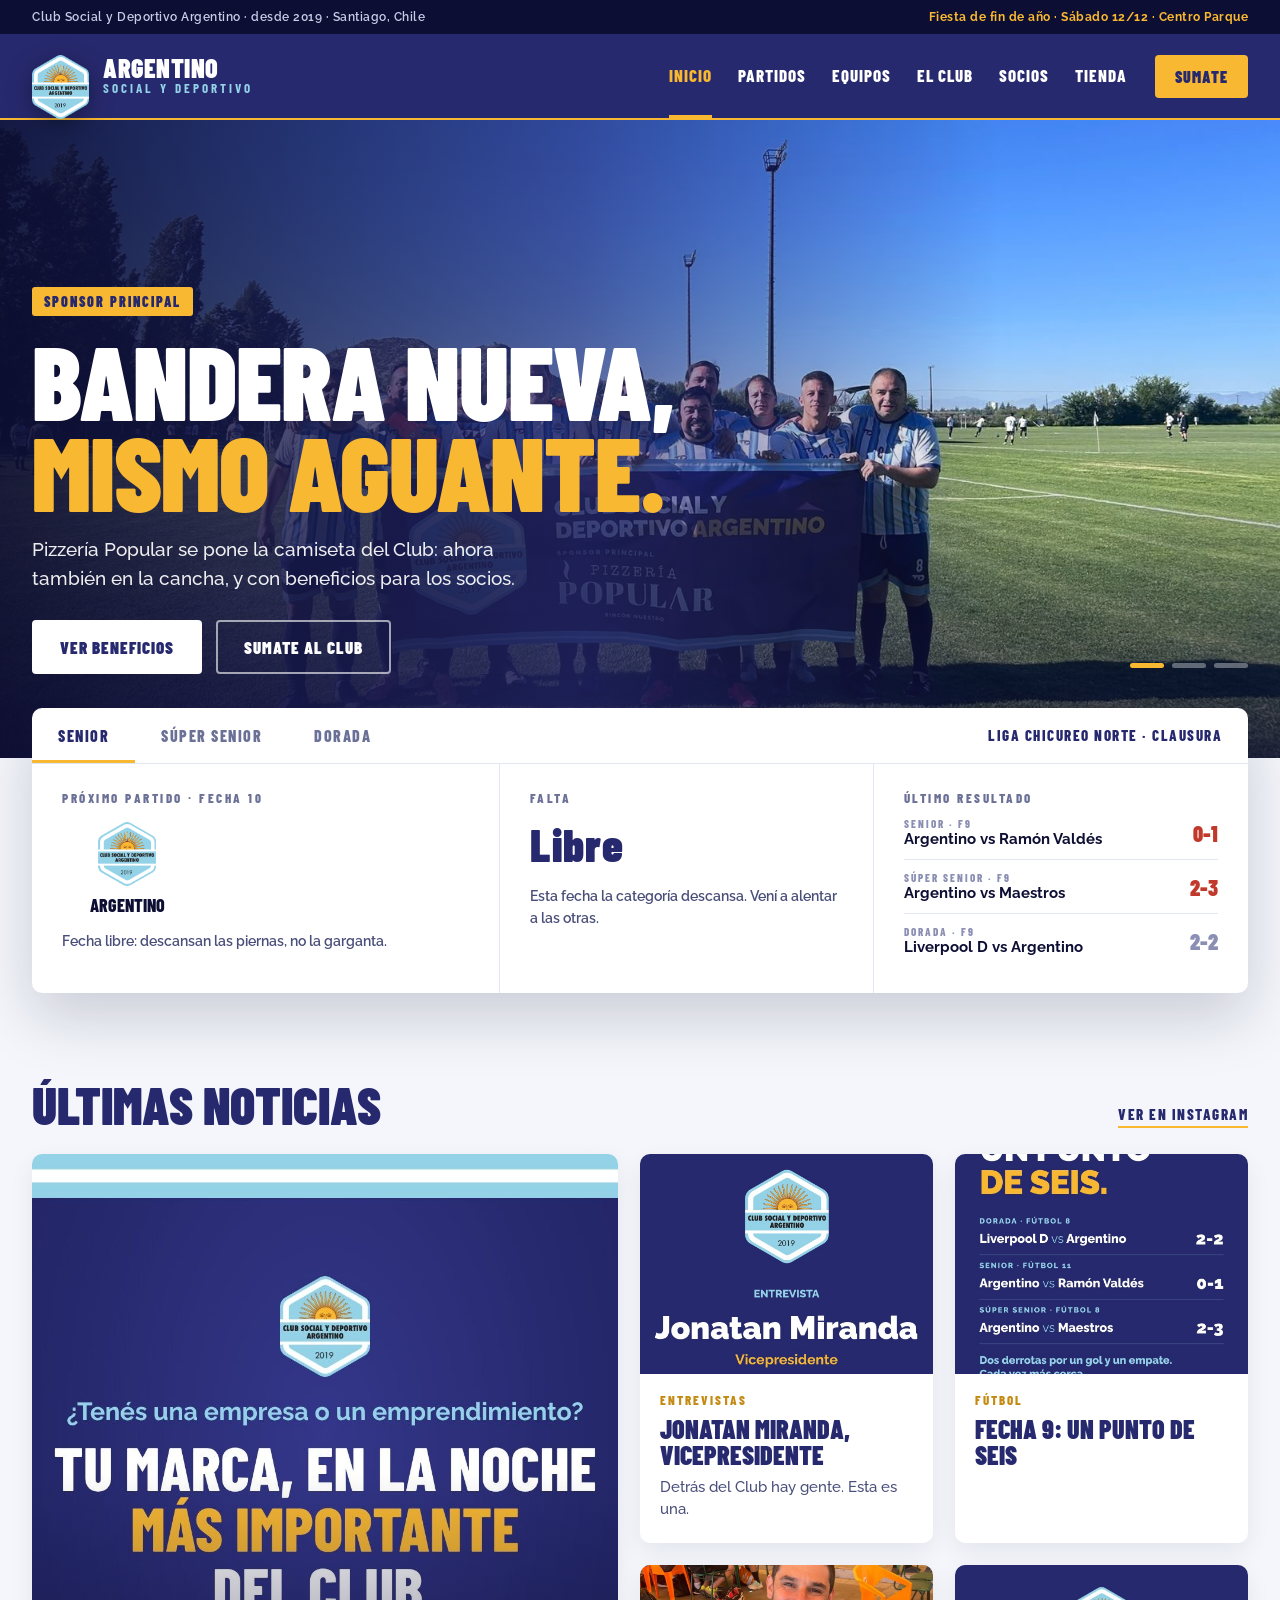
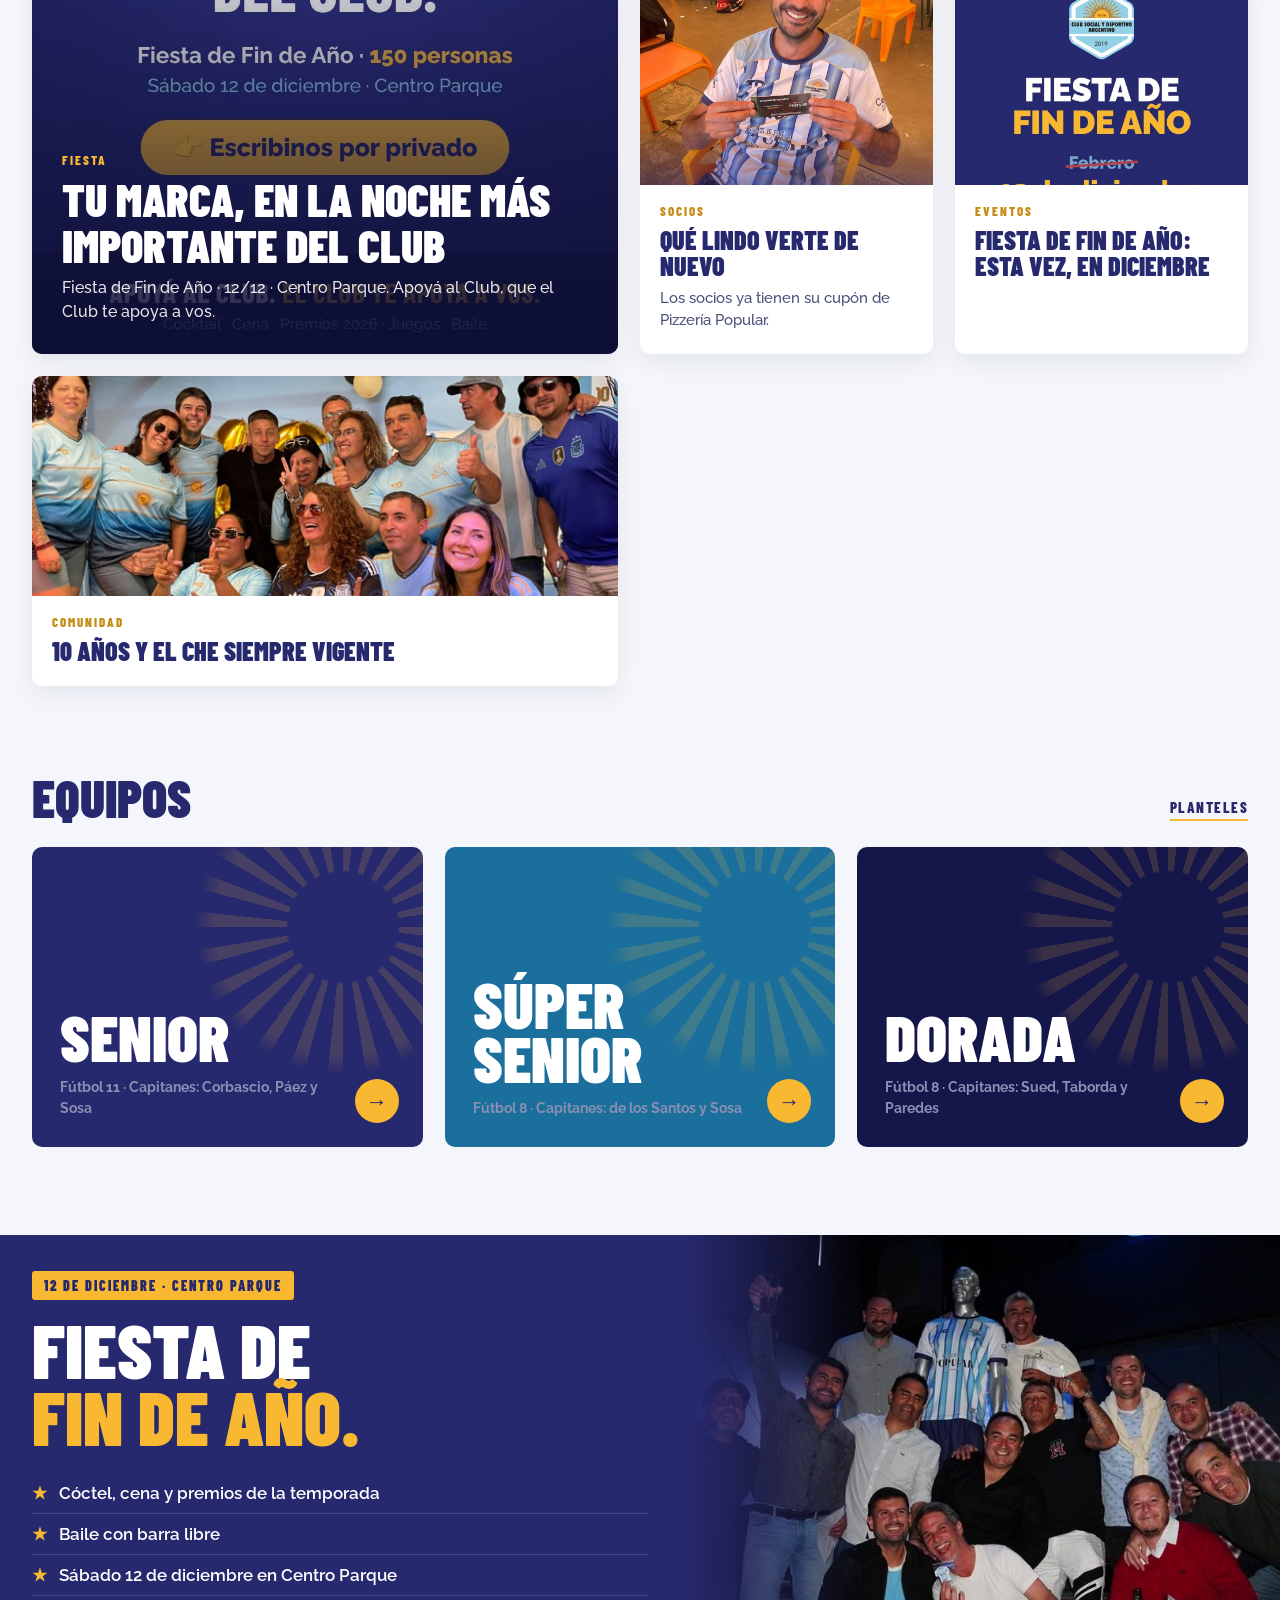
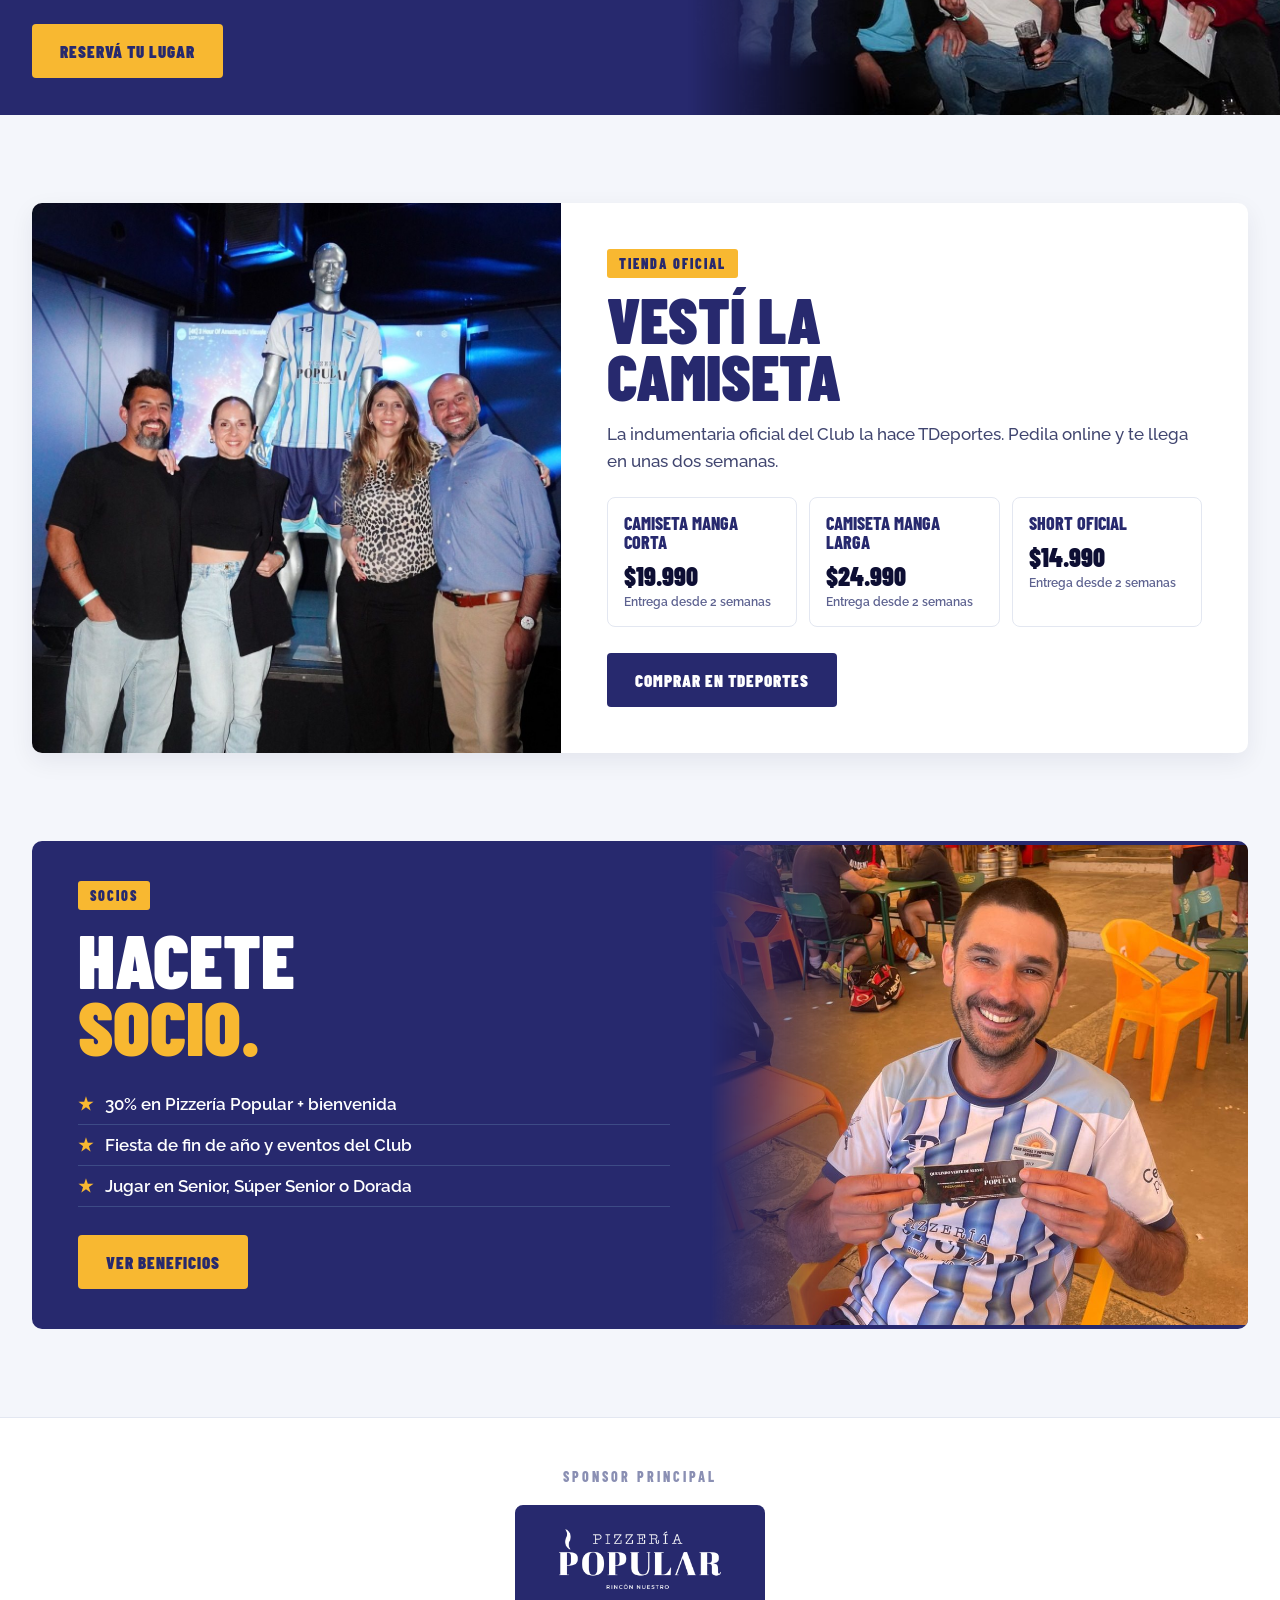
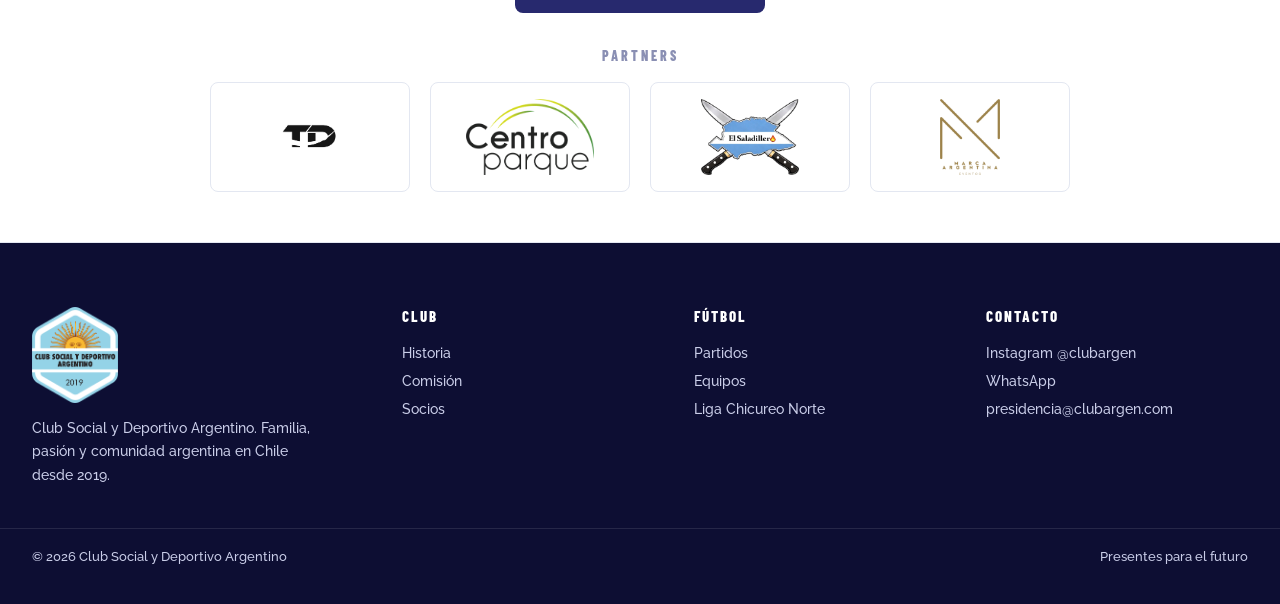
<file: index.html>
<!DOCTYPE html><html lang="es"><head><meta charset="utf-8"><meta name="viewport" content="width=device-width,initial-scale=1"><link rel="icon" href="logos/escudo.png"><link rel="stylesheet" href="css/site.css"><title>Club Social y Deportivo Argentino</title><meta name="description" content="Fútbol, familia y comunidad argentina en Chile desde 2019. Senior, Súper Senior y Dorada en la Liga Chicureo Norte."><meta property="og:title" content="Club Social y Deportivo Argentino"><meta property="og:description" content="Fútbol, familia y comunidad argentina en Chile desde 2019. Senior, Súper Senior y Dorada en la Liga Chicureo Norte."><meta property="og:image" content="img/hero-bandera.jpg"></head><body data-page="inicio">
<div class="hero" data-slides='[{"img": "img/hero-bandera.jpg", "tag": "Sponsor principal", "h": "Bandera nueva,<br><em>mismo aguante.</em>", "p": "Pizzería Popular se pone la camiseta del Club: ahora también en la cancha, y con beneficios para los socios.", "btn": "Ver beneficios", "link": "socios.html"}, {"img": "img/dsc07779.jpg", "tag": "Camiseta 2026", "h": "Celeste, blanca<br><em>y con el sol.</em>", "p": "La camiseta que presentamos en sociedad ya se puede pedir online.", "btn": "Comprar", "link": "#tienda"}, {"img": "img/historia-primeros-equipos-2019.jpg", "tag": "Desde 2019", "h": "No buscábamos un club.<br><em>Buscábamos un hogar.</em>", "p": "Familia, pasión y comunidad argentina en Chile. Conocé nuestra historia.", "btn": "El Club", "link": "club.html"}]'><div class="c"><span class="tag"></span><h1></h1><p></p><div class="btns"><a class="btn" href="#"></a><a class="btn o" href="sumate.html">Sumate al Club</a></div></div><div class="dots"></div></div>
<div class="c"><div class="match" id="matchday"><div class="mtabs"></div><div class="mgrid"></div></div></div>
<section class="s"><div class="c"><div class="sh"><h2>Últimas noticias</h2><a href="https://www.instagram.com/clubargen/" target="_blank" rel="noopener">Ver en Instagram</a></div><div class="news" id="news"></div></div></section>
<section class="s"><div class="c"><div class="sh"><h2>Equipos</h2><a href="equipos.html">Planteles</a></div><div class="teamsec">
<a class="tc reveal" href="equipos.html#Senior"><div class="n">Senior</div><div class="d">Fútbol 11 · Capitanes: Corbascio, Páez y Sosa</div><div class="ar">→</div></a>
<a class="tc b reveal" href="equipos.html#SúperSenior"><div class="n">Súper<br>Senior</div><div class="d">Fútbol 8 · Capitanes: de los Santos y Sosa</div><div class="ar">→</div></a>
<a class="tc c reveal" href="equipos.html#Dorada"><div class="n">Dorada</div><div class="d">Fútbol 8 · Capitanes: Sued, Taborda y Paredes</div><div class="ar">→</div></a>
</div></div></section>
<div class="band" id="fiesta"><div class="c"><div class="reveal"><span class="tag">12 de diciembre · Centro Parque</span><h2>Fiesta de<br><em>fin de año.</em></h2><ul><li>Cóctel, cena y premios de la temporada</li><li>Baile con barra libre</li><li>Sábado 12 de diciembre en Centro Parque</li></ul><a class="btn s" href="https://wa.me/56952236974?text=Hola!%20Quiero%20mi%20entrada%20para%20la%20fiesta%20del%20Club" target="_blank" rel="noopener">Reservá tu lugar</a></div><div class="ph" style="background-image:url(img/dsc07881.jpg)"></div></div></div>
<section class="s" id="tienda"><div class="c"><div class="shop reveal"><div class="ph" style="background-image:url(img/dsc07839.jpg)"></div><div class="tx"><span class="tag">Tienda oficial</span><h3>Vestí la<br>camiseta</h3><p>La indumentaria oficial del Club la hace TDeportes. Pedila online y te llega en unas dos semanas.</p>
<div class="prods"><a class="prod" href="https://www.tdeportes.com/clubes-td/" target="_blank" rel="noopener"><b>Camiseta manga corta</b><span>$19.990</span><small>Entrega desde 2 semanas</small></a><a class="prod" href="https://www.tdeportes.com/clubes-td/" target="_blank" rel="noopener"><b>Camiseta manga larga</b><span>$24.990</span><small>Entrega desde 2 semanas</small></a><a class="prod" href="https://www.tdeportes.com/clubes-td/" target="_blank" rel="noopener"><b>Short oficial</b><span>$14.990</span><small>Entrega desde 2 semanas</small></a></div>
<a class="btn n" href="https://www.tdeportes.com/clubes-td/" target="_blank" rel="noopener">Comprar en TDeportes</a></div></div></div></section>
<section class="s"><div class="c"><div class="band" style="margin:0;border-radius:10px"><div class="c" style="padding:0 0 0 46px"><div class="reveal" style="padding:40px 0"><span class="tag">Socios</span><h2>Hacete<br><em>socio.</em></h2><ul><li>30% en Pizzería Popular + bienvenida</li><li>Fiesta de fin de año y eventos del Club</li><li>Jugar en Senior, Súper Senior o Dorada</li></ul><a class="btn s" href="socios.html">Ver beneficios</a></div><div class="ph" style="background-image:url(img/socio-cupon.jpg);margin-right:0"></div></div></div></div></section>
<div class="partners"><div class="c"><div class="k">Sponsor principal</div><div class="pmain"><a href="https://www.instagram.com/pizzeriapopularcl/" target="_blank" rel="noopener"><img src="logos/popular-blanco.png" alt="Pizzería Popular"></a></div><div class="k">Partners</div><div class="plist">
<a href="https://www.tdeportes.com/" target="_blank" rel="noopener"><img src="logos/td-negro.png" alt="TDeportes"></a>
<a href="https://www.instagram.com/centroparque_cl/" target="_blank" rel="noopener"><img src="logos/centroparque.png" alt="Centro Parque"></a>
<a href="https://www.instagram.com/el_saladillero/" target="_blank" rel="noopener"><img src="logos/saladillero.png" alt="El Saladillero"></a>
<a href="https://www.instagram.com/marcargentina.ok/" target="_blank" rel="noopener"><img src="logos/marcargentina.png" alt="Marca Argentina"></a>
</div></div></div><script src="js/data.js"></script><script src="js/site.js"></script></body></html>
</file>
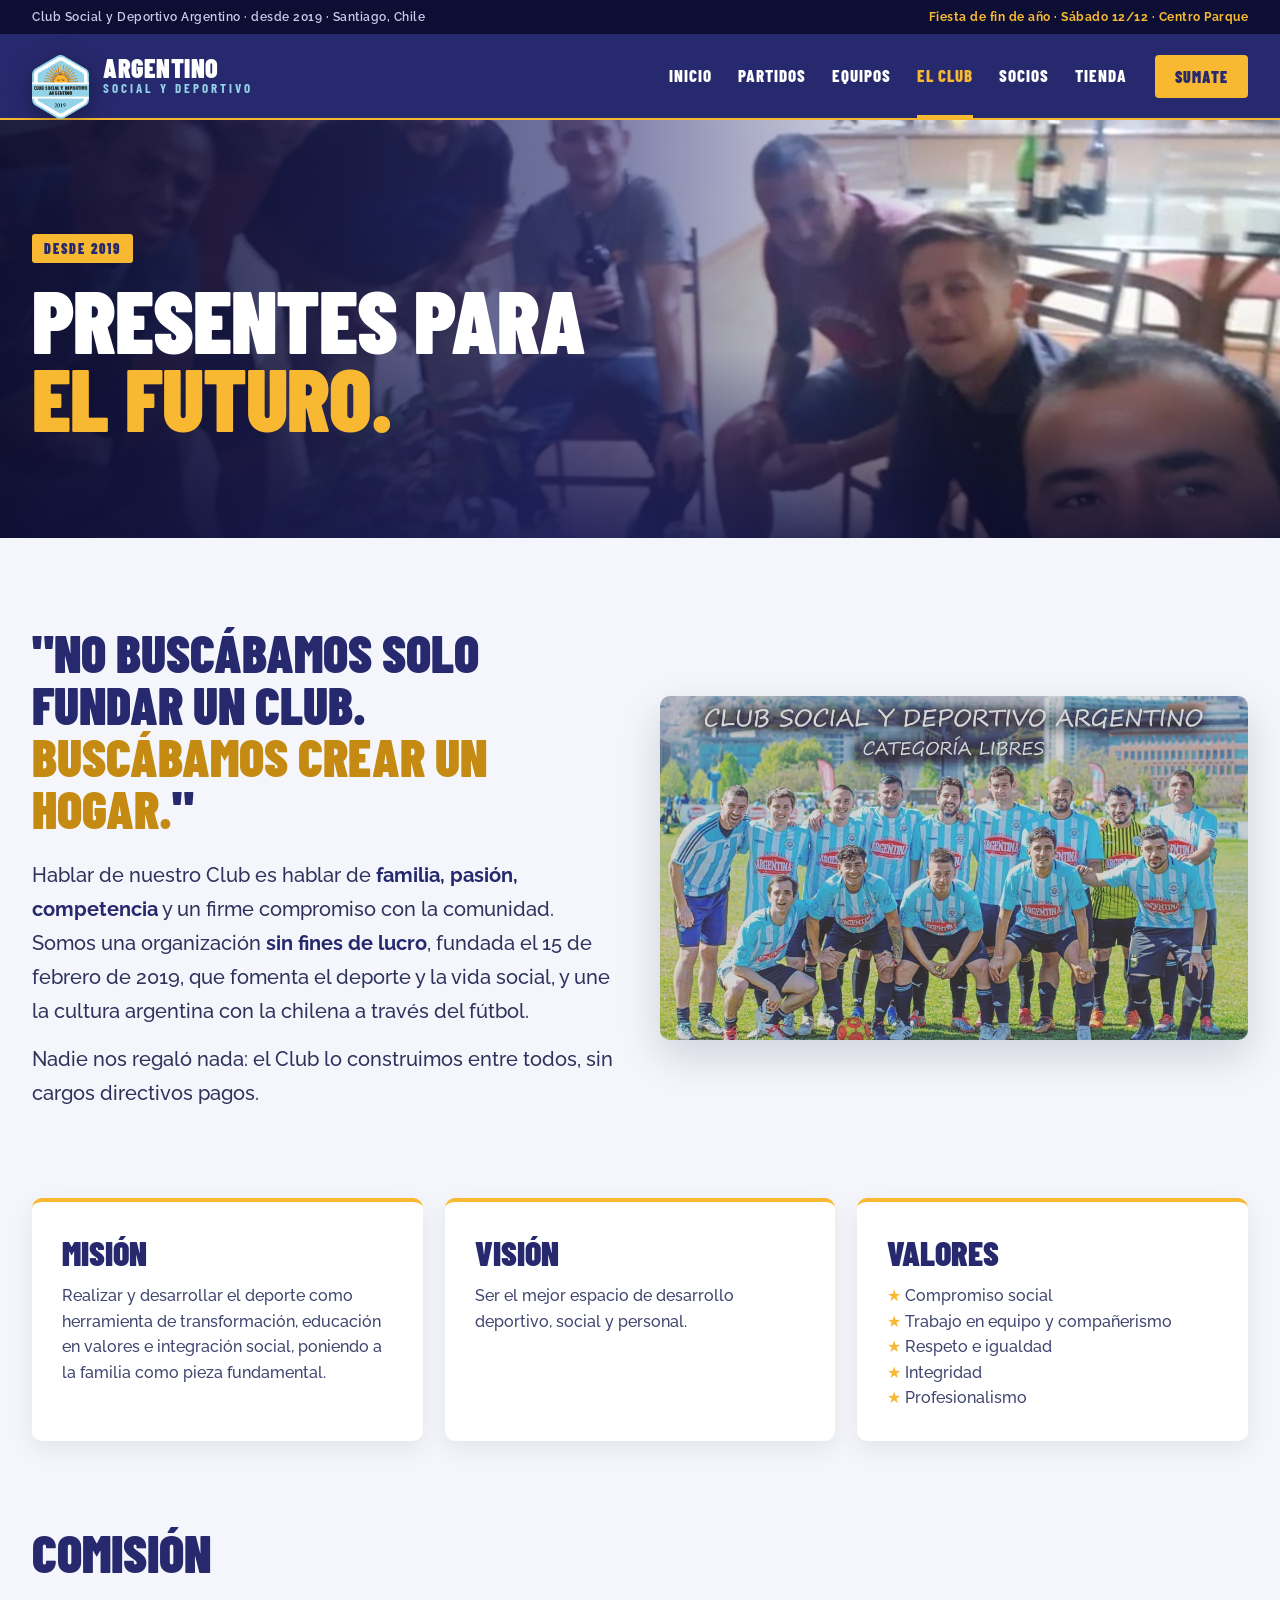
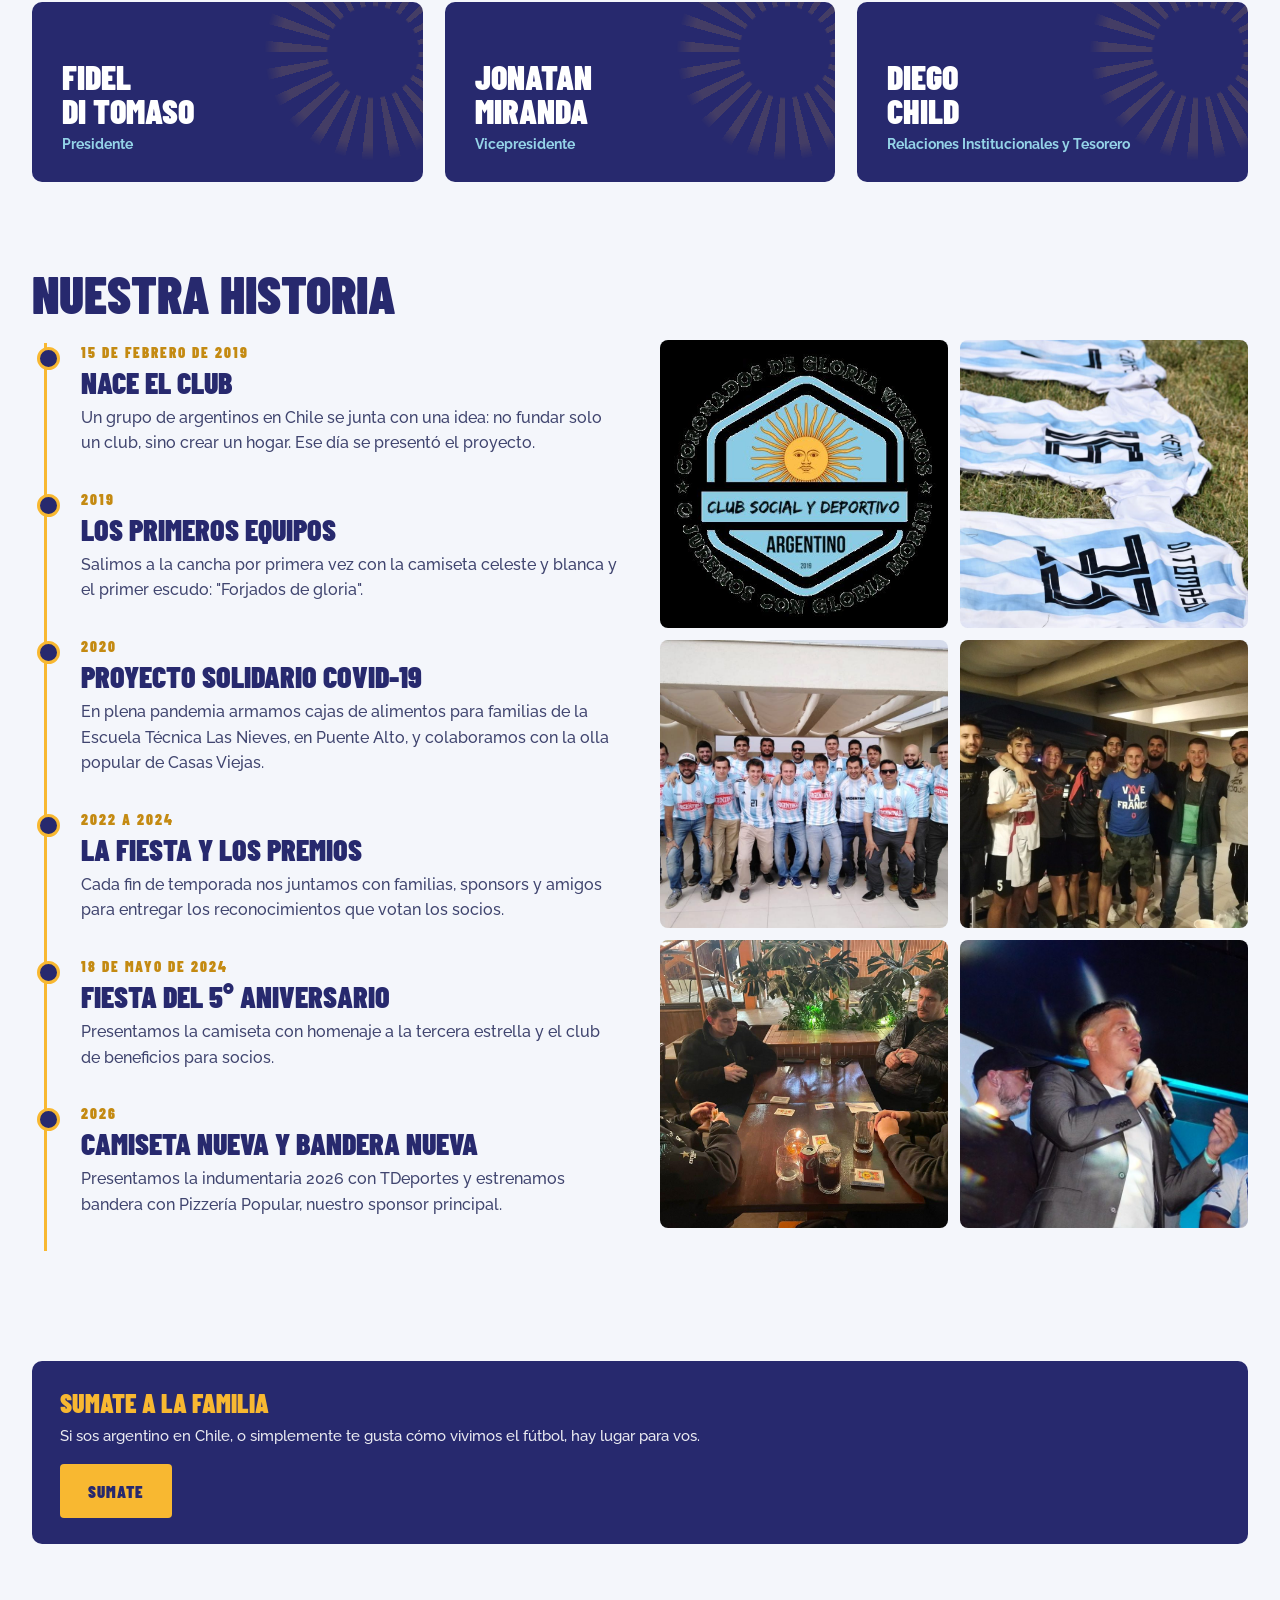
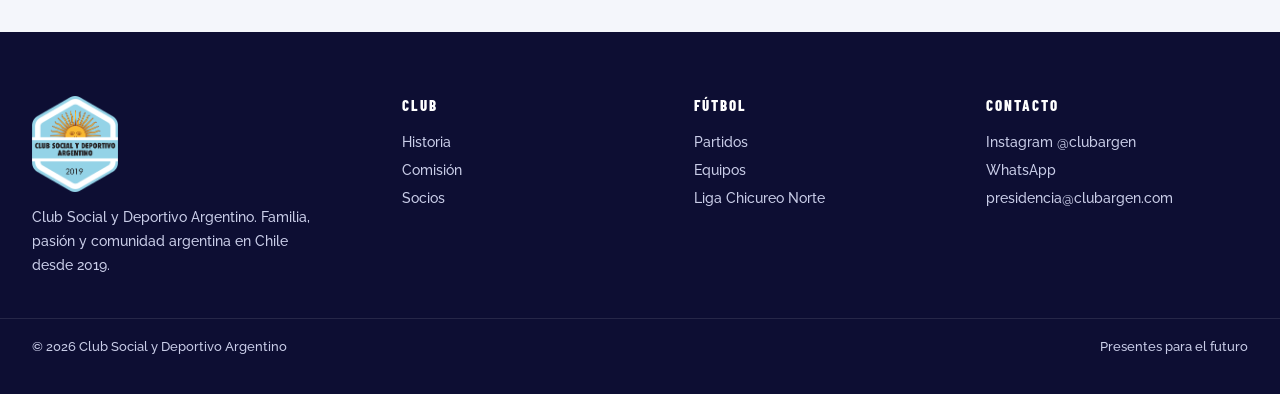
<file: club.html>
<!DOCTYPE html><html lang="es"><head><meta charset="utf-8"><meta name="viewport" content="width=device-width,initial-scale=1"><link rel="icon" href="logos/escudo.png"><link rel="stylesheet" href="css/site.css"><title>El Club · Club Social y Deportivo Argentino</title><meta name="description" content="Historia, misión, valores y comisión del Club Social y Deportivo Argentino."><meta property="og:title" content="El Club · Club Social y Deportivo Argentino"><meta property="og:description" content="Historia, misión, valores y comisión del Club Social y Deportivo Argentino."><meta property="og:image" content="img/hero-bandera.jpg"></head><body data-page="club">
<div class="hero page" style="background-image:url(img/historia-idea-del-club.jpg)"><div class="c"><span class="tag">Desde 2019</span><h1>Presentes para<br><em>el futuro.</em></h1></div></div>
<section class="s"><div class="c two"><div class="reveal"><p class="quote">"No buscábamos solo fundar un club. <em>Buscábamos crear un hogar.</em>"</p><p class="lead-txt" style="margin-top:24px">Hablar de nuestro Club es hablar de <b>familia, pasión, competencia</b> y un firme compromiso con la comunidad. Somos una organización <b>sin fines de lucro</b>, fundada el 15 de febrero de 2019, que fomenta el deporte y la vida social, y une la cultura argentina con la chilena a través del fútbol.</p><p class="lead-txt" style="margin-top:14px">Nadie nos regaló nada: el Club lo construimos entre todos, sin cargos directivos pagos.</p></div><div class="ph-r reveal"><img src="img/historia-primeros-equipos-2019.jpg" alt="Primeros equipos del Club, 2019"></div></div></section>
<section class="s"><div class="c"><div class="mvv">
<div class="mv reveal"><h3>Misión</h3><p>Realizar y desarrollar el deporte como herramienta de transformación, educación en valores e integración social, poniendo a la familia como pieza fundamental.</p></div>
<div class="mv reveal"><h3>Visión</h3><p>Ser el mejor espacio de desarrollo deportivo, social y personal.</p></div>
<div class="mv reveal"><h3>Valores</h3><ul><li>Compromiso social</li><li>Trabajo en equipo y compañerismo</li><li>Respeto e igualdad</li><li>Integridad</li><li>Profesionalismo</li></ul></div></div></div></section>
<section class="s" id="comision"><div class="c"><div class="sh"><h2>Comisión</h2></div><div class="people">
<div class="person reveal"><b>Fidel<br>Di Tomaso</b><span>Presidente</span></div>
<div class="person reveal"><b>Jonatan<br>Miranda</b><span>Vicepresidente</span></div>
<div class="person reveal"><b>Diego<br>Child</b><span>Relaciones Institucionales y Tesorero</span></div></div></div></section>
<section class="s"><div class="c two" style="align-items:start"><div><div class="sh"><h2>Nuestra historia</h2></div><div class="tl"><div class="tli reveal"><div class="y">15 de febrero de 2019</div><h4>Nace el Club</h4><p>Un grupo de argentinos en Chile se junta con una idea: no fundar solo un club, sino crear un hogar. Ese día se presentó el proyecto.</p></div><div class="tli reveal"><div class="y">2019</div><h4>Los primeros equipos</h4><p>Salimos a la cancha por primera vez con la camiseta celeste y blanca y el primer escudo: "Forjados de gloria".</p></div><div class="tli reveal"><div class="y">2020</div><h4>Proyecto solidario COVID-19</h4><p>En plena pandemia armamos cajas de alimentos para familias de la Escuela Técnica Las Nieves, en Puente Alto, y colaboramos con la olla popular de Casas Viejas.</p></div><div class="tli reveal"><div class="y">2022 a 2024</div><h4>La fiesta y los premios</h4><p>Cada fin de temporada nos juntamos con familias, sponsors y amigos para entregar los reconocimientos que votan los socios.</p></div><div class="tli reveal"><div class="y">18 de mayo de 2024</div><h4>Fiesta del 5° aniversario</h4><p>Presentamos la camiseta con homenaje a la tercera estrella y el club de beneficios para socios.</p></div><div class="tli reveal"><div class="y">2026</div><h4>Camiseta nueva y bandera nueva</h4><p>Presentamos la indumentaria 2026 con TDeportes y estrenamos bandera con Pizzería Popular, nuestro sponsor principal.</p></div></div></div><div class="gal reveal" style="grid-template-columns:1fr 1fr;margin-top:70px"><div style="background-image:url(img/historia-primer-logo.jpg);background-color:#000;background-size:contain;background-repeat:no-repeat"></div><div style="background-image:url(img/historia-primera-camiseta.jpg)"></div><div style="background-image:url(img/d_estatuto.jpg)"></div><div style="background-image:url(img/d_asado.jpg)"></div><div style="background-image:url(img/t_mesa.jpg)"></div><div style="background-image:url(img/dsc07786.jpg)"></div></div></div></section>
<section class="s"><div class="c"><div class="req reveal"><b>Sumate a la familia</b><p>Si sos argentino en Chile, o simplemente te gusta cómo vivimos el fútbol, hay lugar para vos.</p><a class="btn s" href="sumate.html" style="margin-top:16px">Sumate</a></div></div></section><div style="height:88px"></div><script src="js/data.js"></script><script src="js/site.js"></script></body></html>
</file>
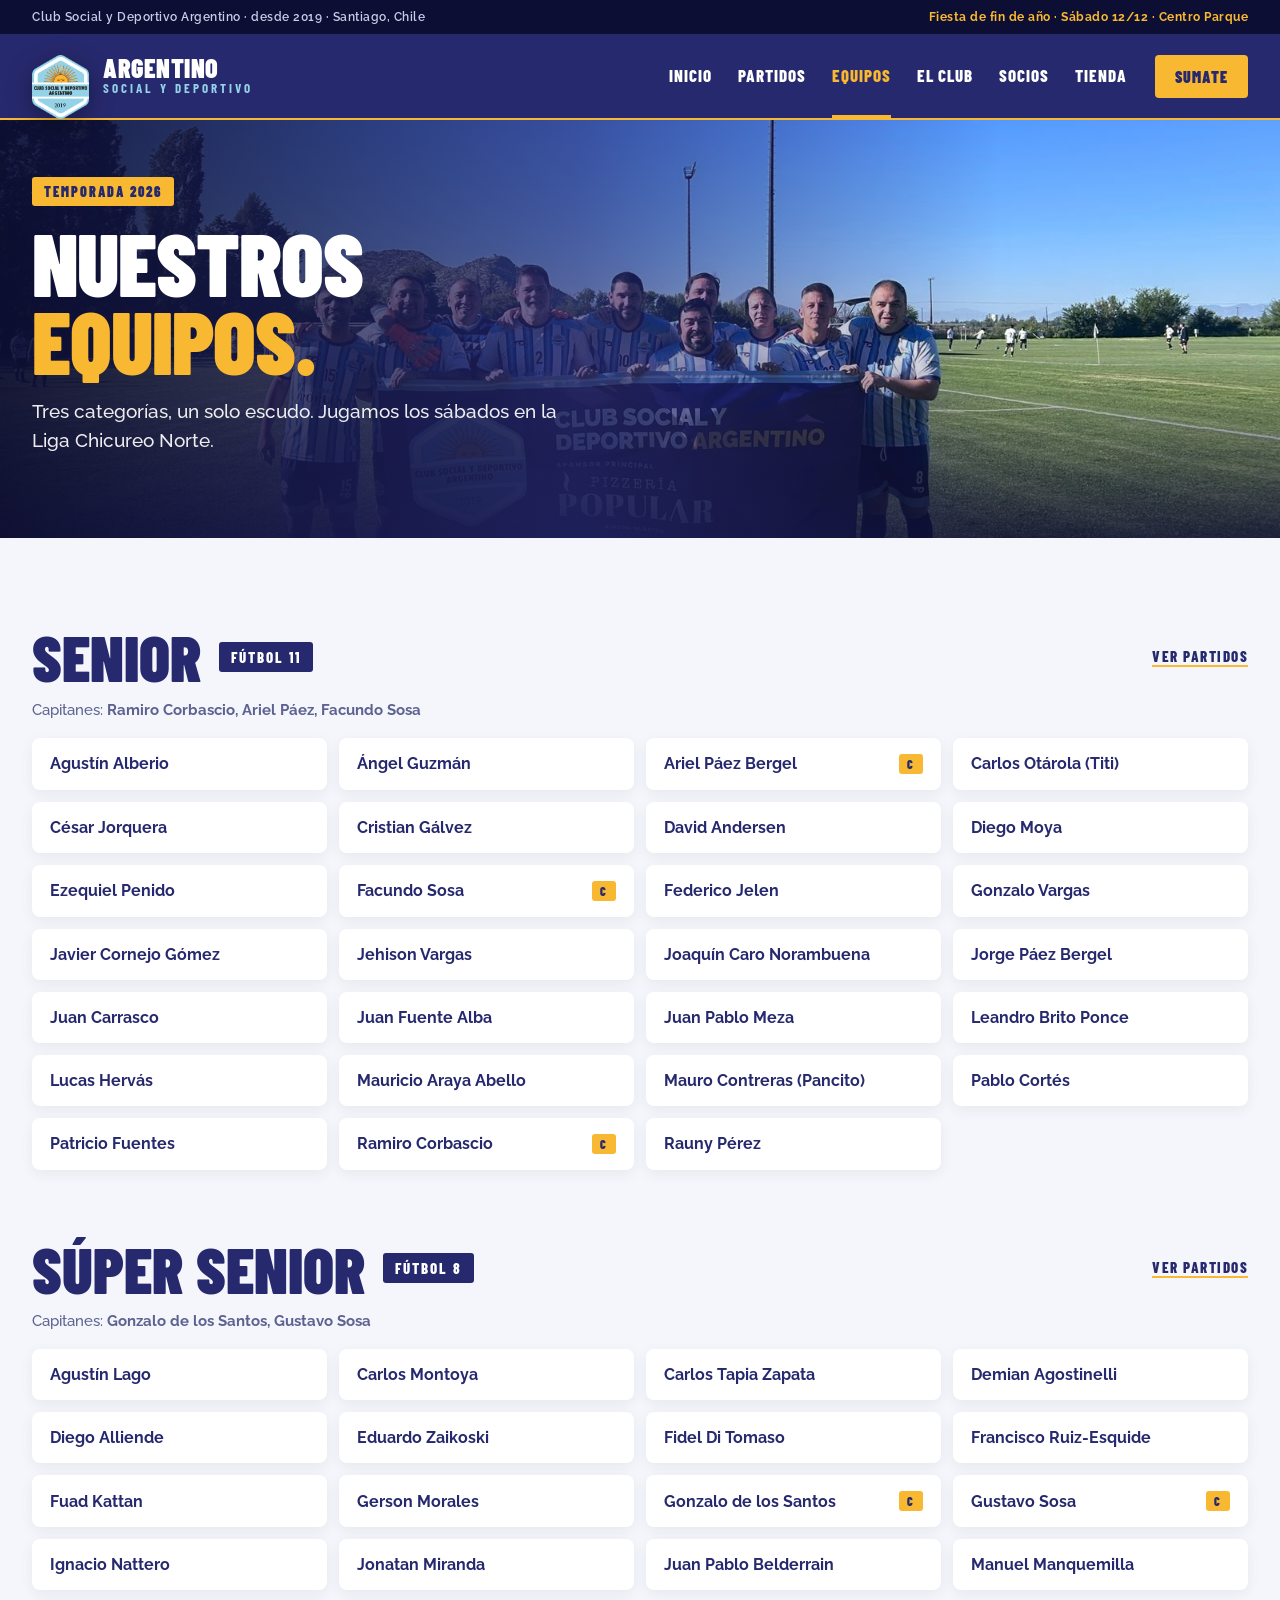
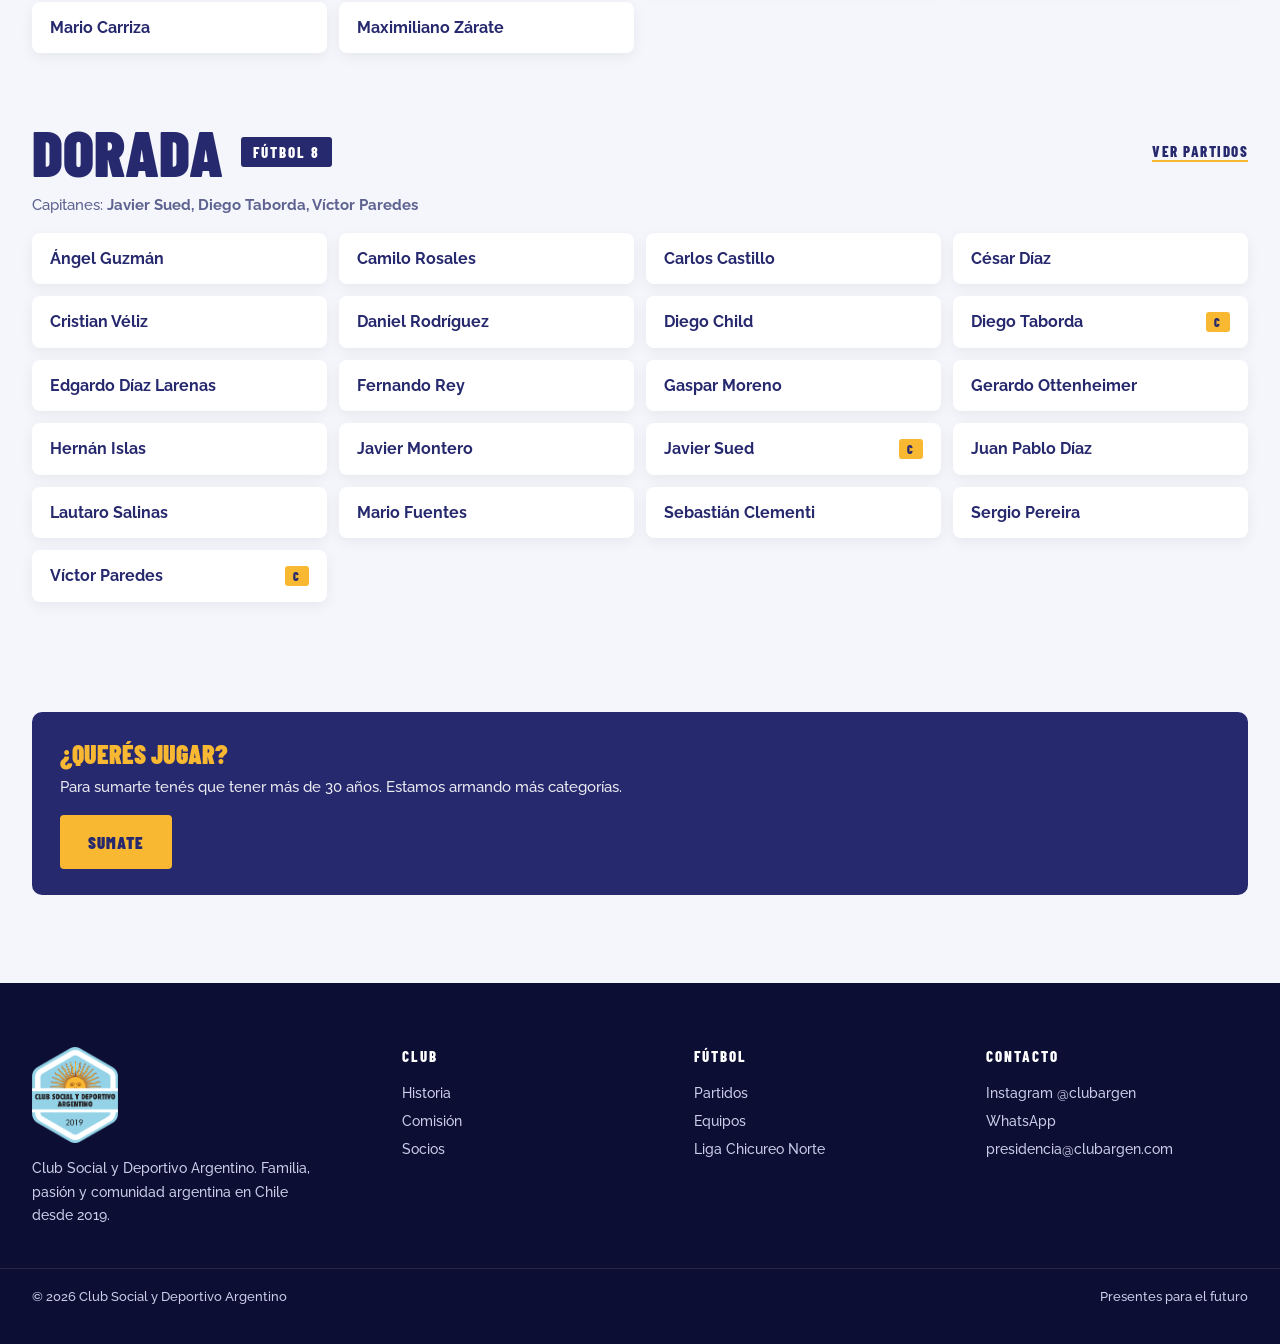
<file: equipos.html>
<!DOCTYPE html><html lang="es"><head><meta charset="utf-8"><meta name="viewport" content="width=device-width,initial-scale=1"><link rel="icon" href="logos/escudo.png"><link rel="stylesheet" href="css/site.css"><title>Equipos · Club Social y Deportivo Argentino</title><meta name="description" content="Planteles y capitanes de Senior, Súper Senior y Dorada."><meta property="og:title" content="Equipos · Club Social y Deportivo Argentino"><meta property="og:description" content="Planteles y capitanes de Senior, Súper Senior y Dorada."><meta property="og:image" content="img/hero-bandera.jpg"></head><body data-page="equipos">
<div class="hero page" style="background-image:url(img/hero-bandera.jpg)"><div class="c"><span class="tag">Temporada 2026</span><h1>Nuestros<br><em>equipos.</em></h1><p>Tres categorías, un solo escudo. Jugamos los sábados en la Liga Chicureo Norte.</p></div></div>
<section class="s" style="padding-top:20px"><div class="c" id="squads"></div></section>
<section class="s"><div class="c"><div class="req reveal"><b>¿Querés jugar?</b><p>Para sumarte tenés que tener más de 30 años. Estamos armando más categorías.</p><a class="btn s" href="sumate.html" style="margin-top:16px">Sumate</a></div></div></section><div style="height:88px"></div><script src="js/data.js"></script><script src="js/site.js"></script></body></html>
</file>
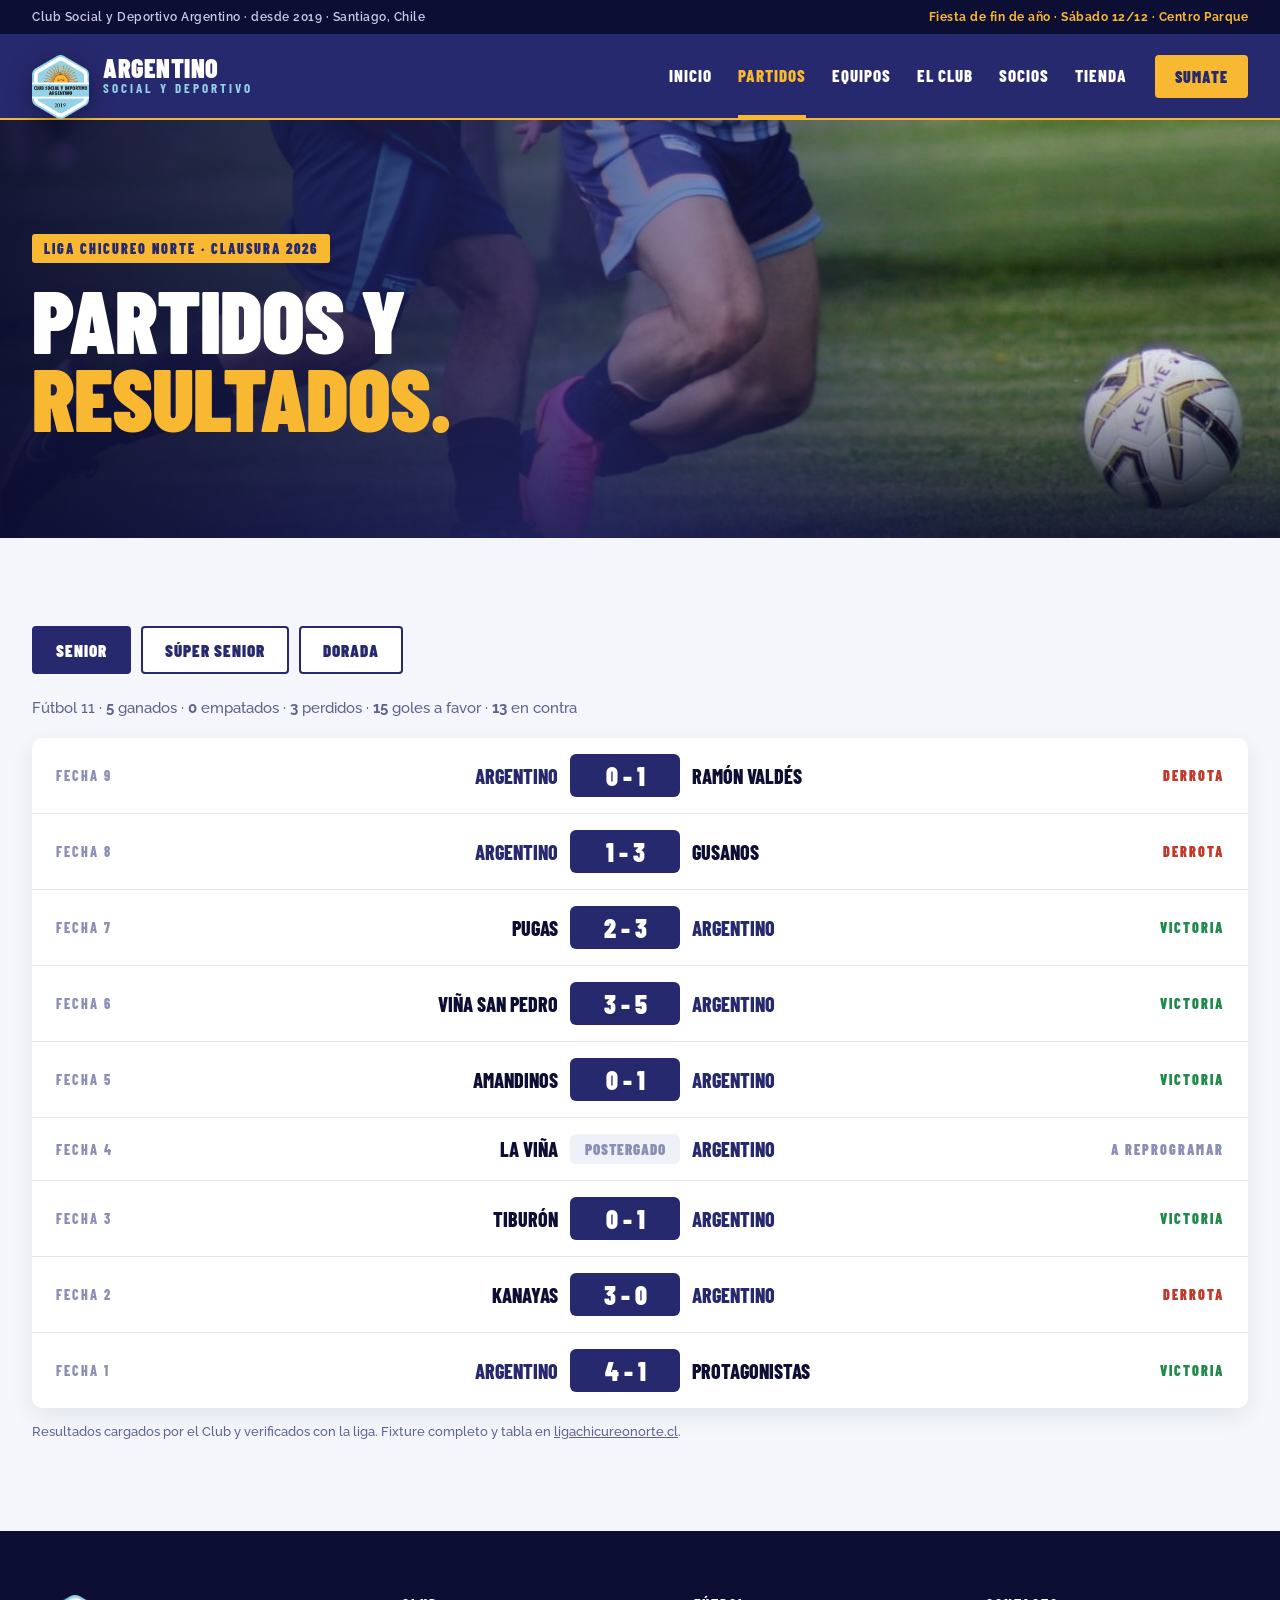
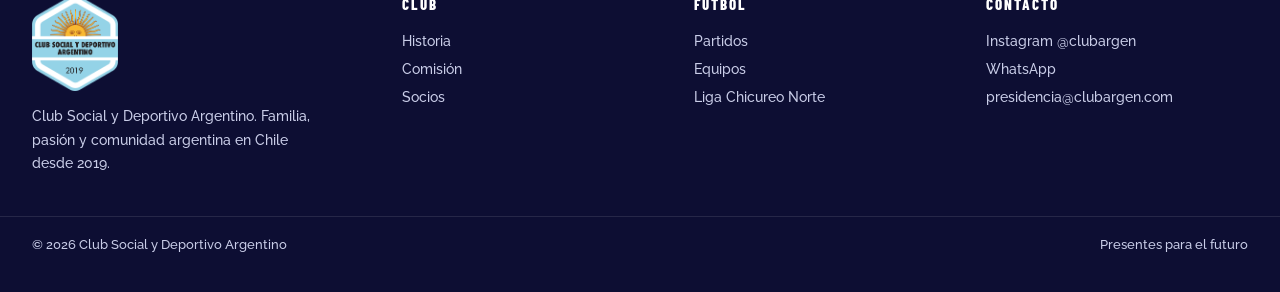
<file: partidos.html>
<!DOCTYPE html><html lang="es"><head><meta charset="utf-8"><meta name="viewport" content="width=device-width,initial-scale=1"><link rel="icon" href="logos/escudo.png"><link rel="stylesheet" href="css/site.css"><title>Partidos · Club Social y Deportivo Argentino</title><meta name="description" content="Fixture y resultados de Senior, Súper Senior y Dorada en la Liga Chicureo Norte."><meta property="og:title" content="Partidos · Club Social y Deportivo Argentino"><meta property="og:description" content="Fixture y resultados de Senior, Súper Senior y Dorada en la Liga Chicureo Norte."><meta property="og:image" content="img/hero-bandera.jpg"></head><body data-page="partidos">
<div class="hero page" style="background-image:url(img/g_sab.jpg)"><div class="c"><span class="tag">Liga Chicureo Norte · Clausura 2026</span><h1>Partidos y<br><em>resultados.</em></h1></div></div>
<section class="s"><div class="c"><div class="ptabs" id="ptabs"></div><p class="note" style="margin:0 0 18px;font-size:15px"><span id="modal"></span> · <span id="stats"></span></p><div class="fx" id="fixture"></div><p class="note">Resultados cargados por el Club y verificados con la liga. Fixture completo y tabla en <a href="https://ligachicureonorte.cl/" target="_blank" rel="noopener" style="text-decoration:underline">ligachicureonorte.cl</a>.</p></div></section><div style="height:88px"></div><script src="js/data.js"></script><script src="js/site.js"></script></body></html>
</file>
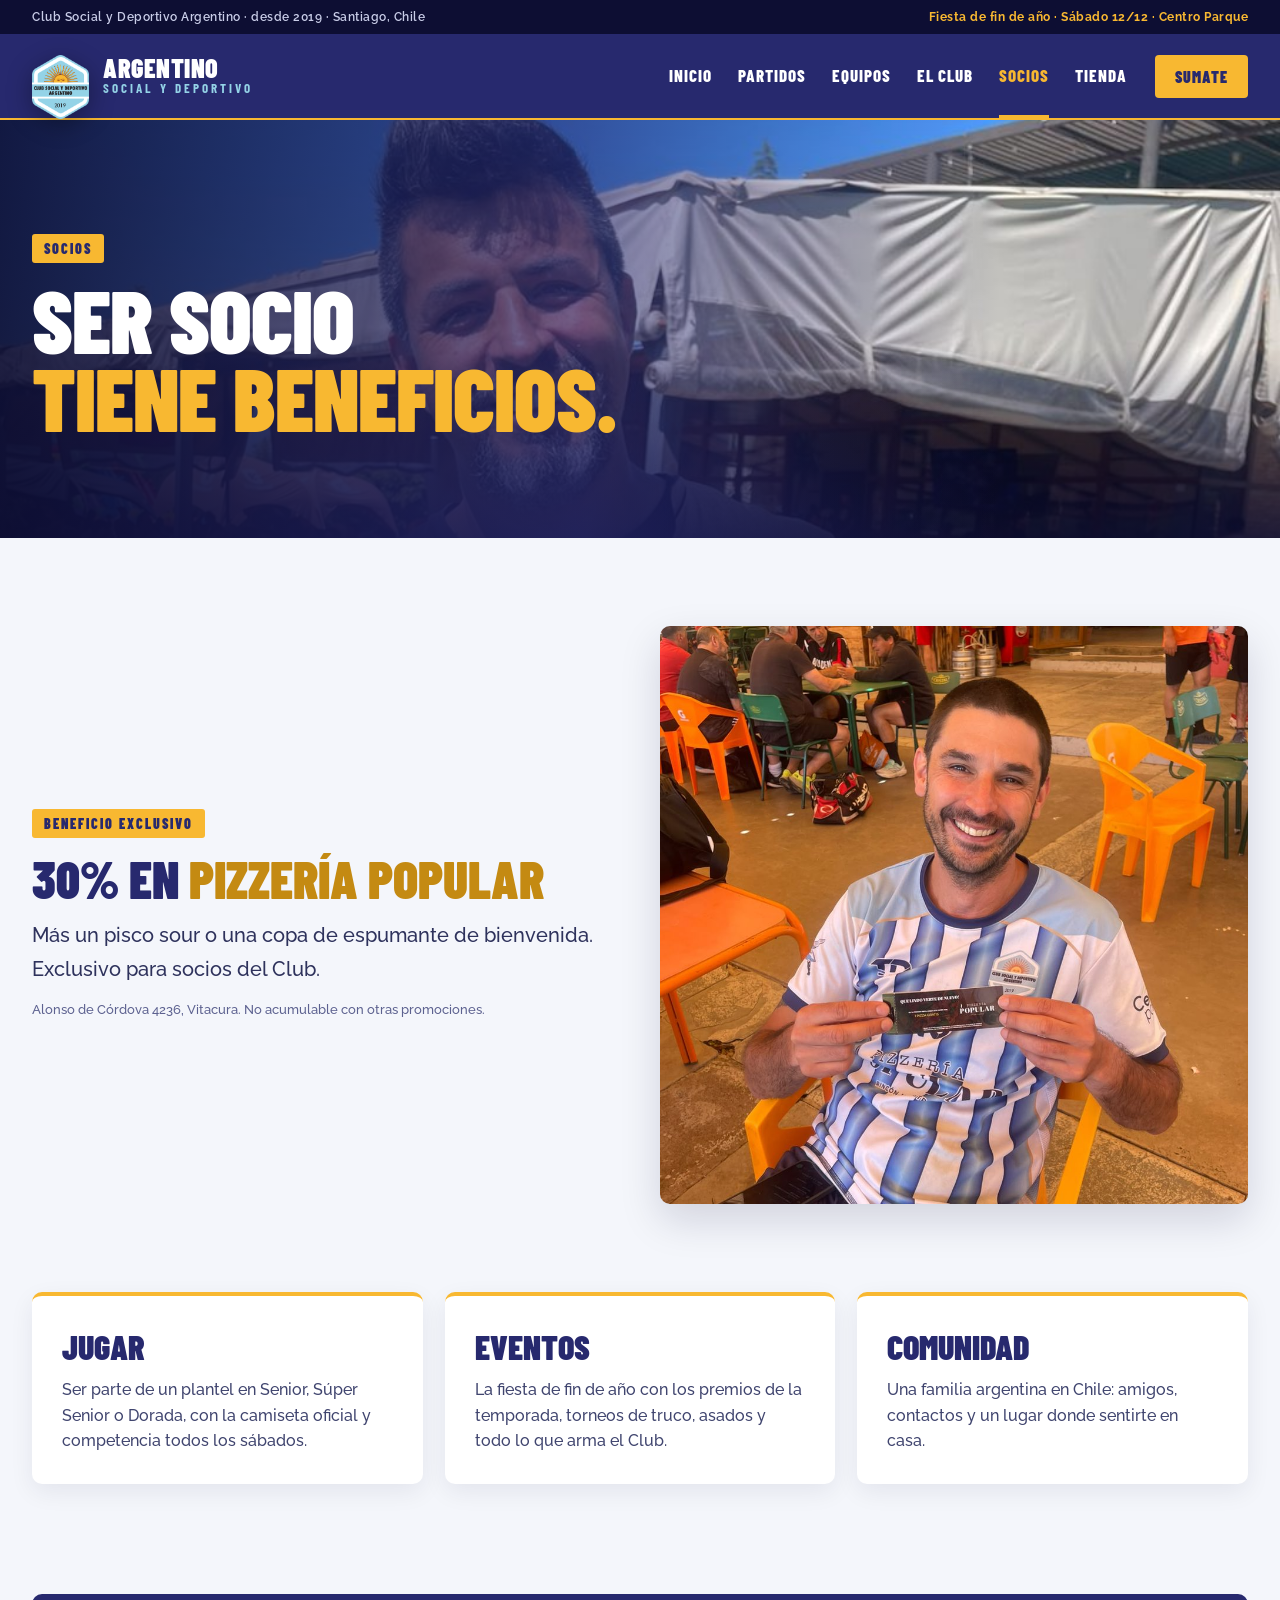
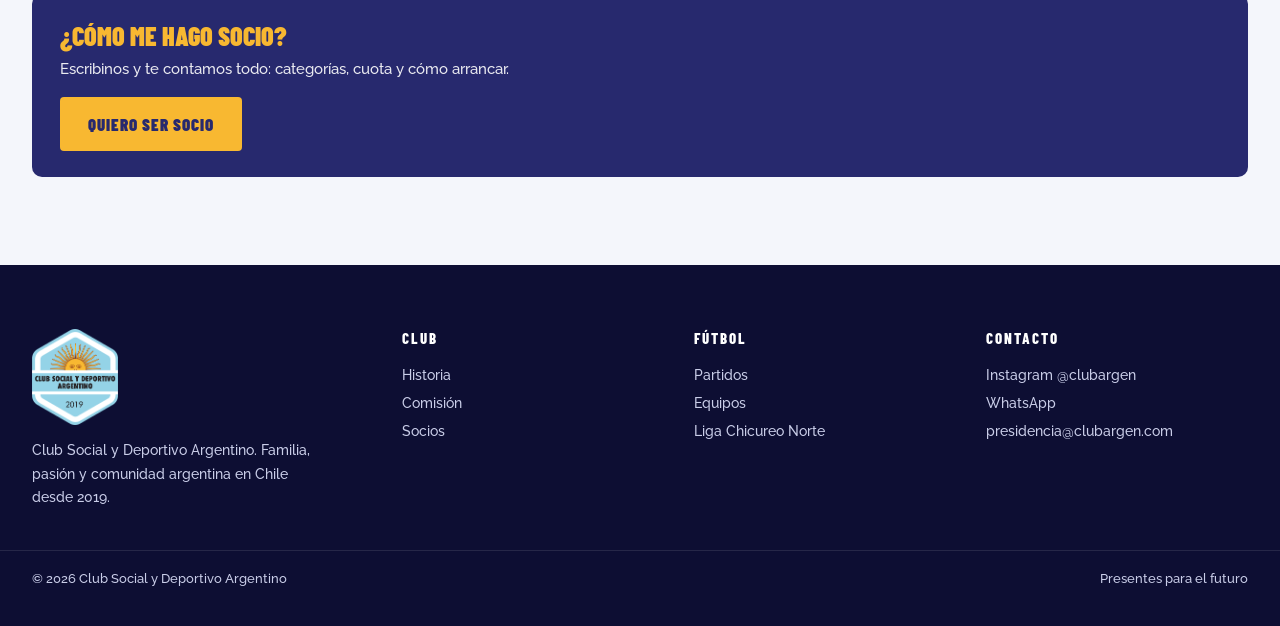
<file: socios.html>
<!DOCTYPE html><html lang="es"><head><meta charset="utf-8"><meta name="viewport" content="width=device-width,initial-scale=1"><link rel="icon" href="logos/escudo.png"><link rel="stylesheet" href="css/site.css"><title>Socios · Club Social y Deportivo Argentino</title><meta name="description" content="Beneficios de ser socio del Club Social y Deportivo Argentino."><meta property="og:title" content="Socios · Club Social y Deportivo Argentino"><meta property="og:description" content="Beneficios de ser socio del Club Social y Deportivo Argentino."><meta property="og:image" content="img/hero-bandera.jpg"></head><body data-page="socios">
<div class="hero page" style="background-image:url(img/socio-cupon2.jpg);background-position:center 25%"><div class="c"><span class="tag">Socios</span><h1>Ser socio<br><em>tiene beneficios.</em></h1></div></div>
<section class="s"><div class="c two"><div class="reveal"><span class="tag">Beneficio exclusivo</span><h2 class="quote" style="margin:14px 0">30% en <em>Pizzería Popular</em></h2><p class="lead-txt">Más un pisco sour o una copa de espumante de bienvenida. Exclusivo para socios del Club.</p><p class="note">Alonso de Córdova 4236, Vitacura. No acumulable con otras promociones.</p></div><div class="ph-r reveal"><img src="img/socio-cupon.jpg" alt="Socio con su cupón de Pizzería Popular"></div></div></section>
<section class="s"><div class="c"><div class="mvv">
<div class="mv reveal"><h3>Jugar</h3><p>Ser parte de un plantel en Senior, Súper Senior o Dorada, con la camiseta oficial y competencia todos los sábados.</p></div>
<div class="mv reveal"><h3>Eventos</h3><p>La fiesta de fin de año con los premios de la temporada, torneos de truco, asados y todo lo que arma el Club.</p></div>
<div class="mv reveal"><h3>Comunidad</h3><p>Una familia argentina en Chile: amigos, contactos y un lugar donde sentirte en casa.</p></div></div></div></section>
<section class="s"><div class="c"><div class="req reveal"><b>¿Cómo me hago socio?</b><p>Escribinos y te contamos todo: categorías, cuota y cómo arrancar.</p><a class="btn s" href="sumate.html" style="margin-top:16px">Quiero ser socio</a></div></div></section><div style="height:88px"></div><script src="js/data.js"></script><script src="js/site.js"></script></body></html>
</file>
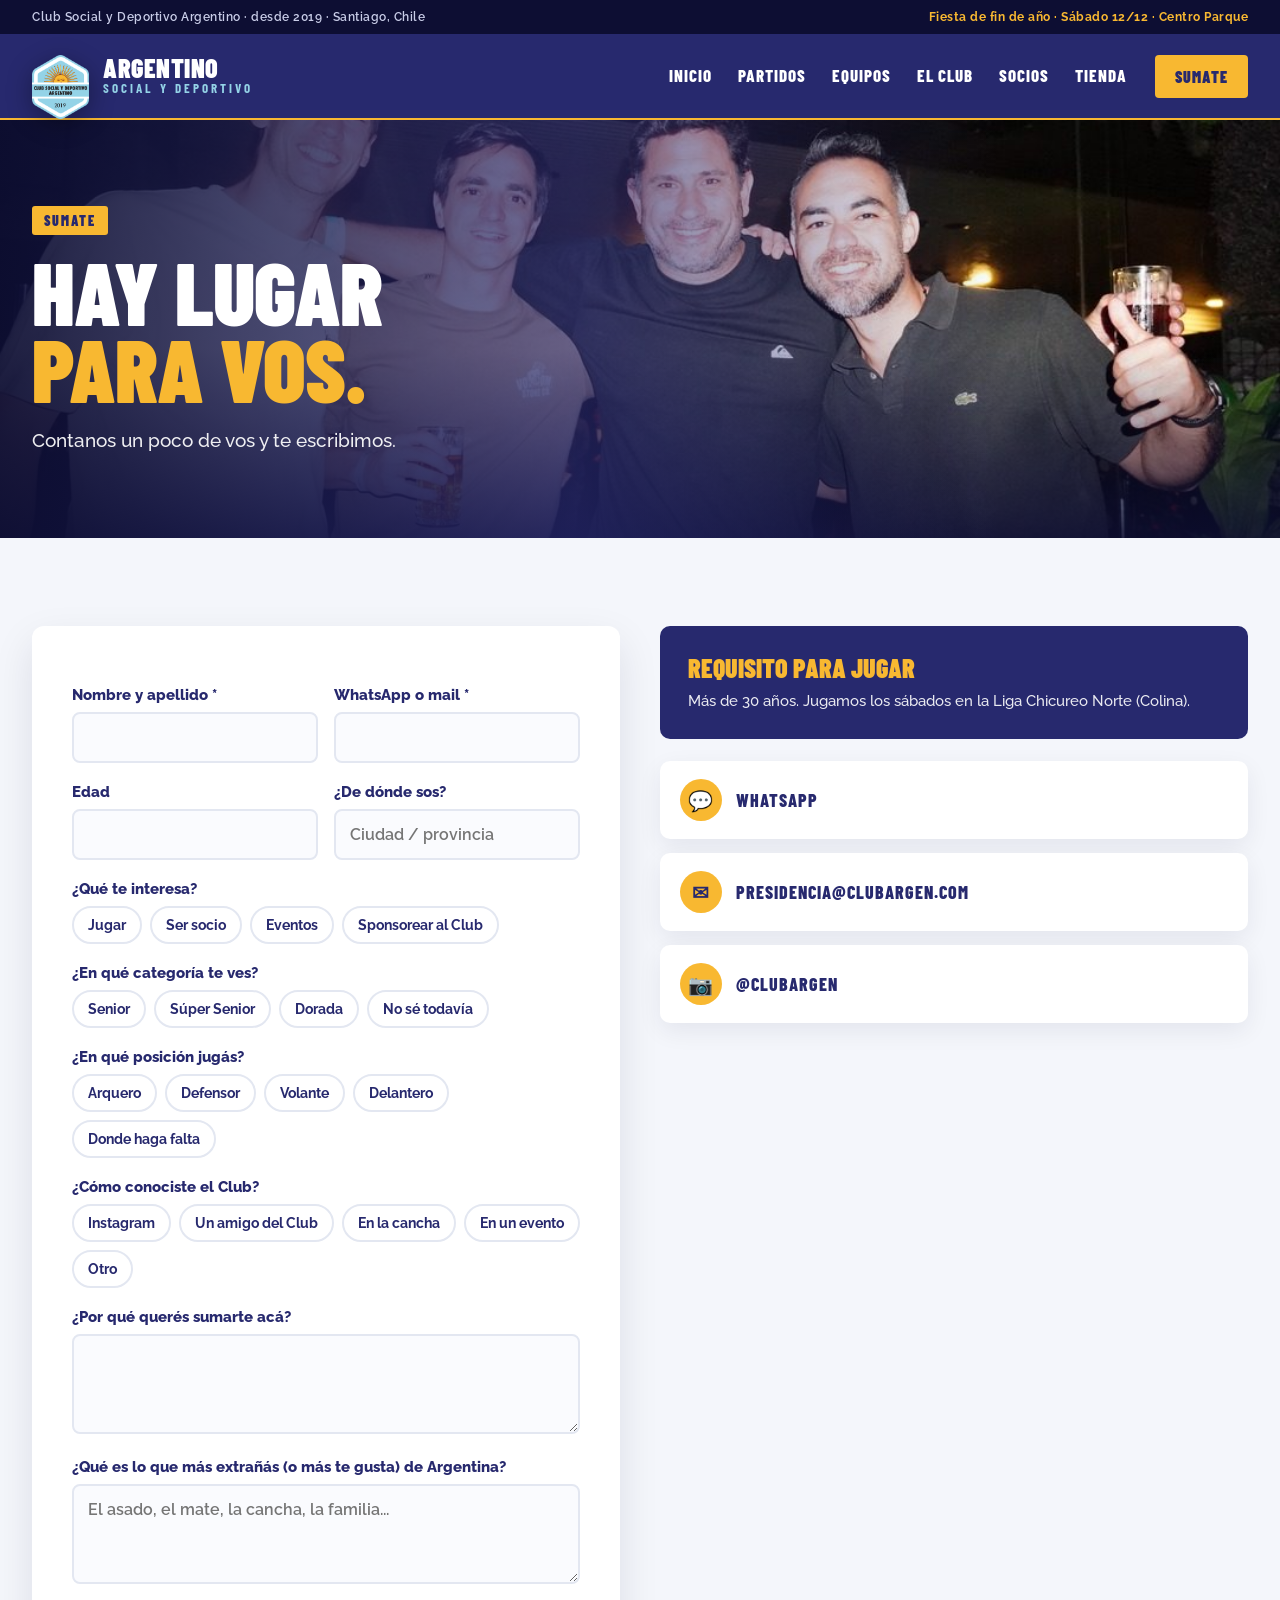
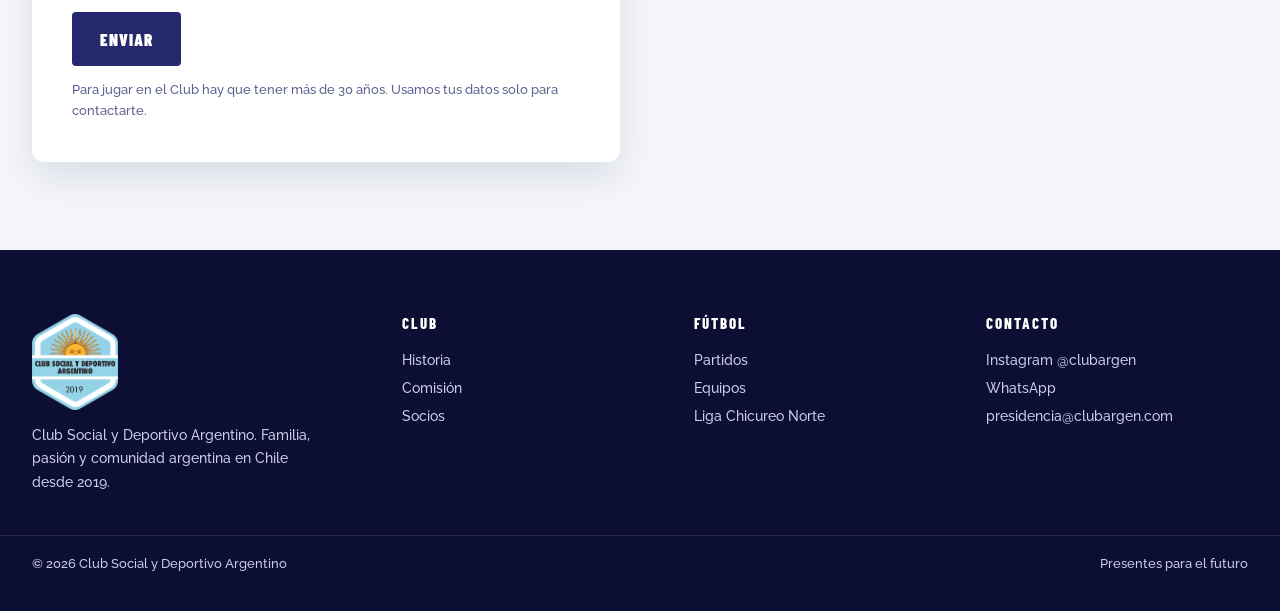
<file: sumate.html>
<!DOCTYPE html><html lang="es"><head><meta charset="utf-8"><meta name="viewport" content="width=device-width,initial-scale=1"><link rel="icon" href="logos/escudo.png"><link rel="stylesheet" href="css/site.css"><title>Sumate · Club Social y Deportivo Argentino</title><meta name="description" content="Sumate al Club Social y Deportivo Argentino: jugá, hacete socio o acompañanos."><meta property="og:title" content="Sumate · Club Social y Deportivo Argentino"><meta property="og:description" content="Sumate al Club Social y Deportivo Argentino: jugá, hacete socio o acompañanos."><meta property="og:image" content="img/hero-bandera.jpg"></head><body data-page="sumate">
<div class="hero page" style="background-image:url(img/dsc07909.jpg)"><div class="c"><span class="tag">Sumate</span><h1>Hay lugar<br><em>para vos.</em></h1><p>Contanos un poco de vos y te escribimos.</p></div></div>
<section class="s"><div class="c two" style="align-items:start"><div><form class="form" id="sumate">
<div class="row"><div><label>Nombre y apellido *</label><input name="nombre" required></div><div><label>WhatsApp o mail *</label><input name="contacto" required></div></div>
<div class="row"><div><label>Edad</label><input name="edad" type="number" min="18" max="90"></div><div><label>¿De dónde sos?</label><input name="origen" placeholder="Ciudad / provincia"></div></div>
<label>¿Qué te interesa?</label><div class="chips" data-name="interes" data-multi="1"><button type="button" class="chip">Jugar</button><button type="button" class="chip">Ser socio</button><button type="button" class="chip">Eventos</button><button type="button" class="chip">Sponsorear al Club</button></div>
<label>¿En qué categoría te ves?</label><div class="chips" data-name="categoria"><button type="button" class="chip">Senior</button><button type="button" class="chip">Súper Senior</button><button type="button" class="chip">Dorada</button><button type="button" class="chip">No sé todavía</button></div>
<label>¿En qué posición jugás?</label><div class="chips" data-name="posicion"><button type="button" class="chip">Arquero</button><button type="button" class="chip">Defensor</button><button type="button" class="chip">Volante</button><button type="button" class="chip">Delantero</button><button type="button" class="chip">Donde haga falta</button></div>
<label>¿Cómo conociste el Club?</label><div class="chips" data-name="como"><button type="button" class="chip">Instagram</button><button type="button" class="chip">Un amigo del Club</button><button type="button" class="chip">En la cancha</button><button type="button" class="chip">En un evento</button><button type="button" class="chip">Otro</button></div>
<label>¿Por qué querés sumarte acá?</label><textarea name="porque"></textarea>
<label>¿Qué es lo que más extrañás (o más te gusta) de Argentina?</label><textarea name="argentina" placeholder="El asado, el mate, la cancha, la familia..."></textarea>
<p class="note" id="ferr" style="color:#c0392b;font-weight:700"></p>
<button class="btn n" type="submit" style="margin-top:10px">Enviar</button>
<p class="note">Para jugar en el Club hay que tener más de 30 años. Usamos tus datos solo para contactarte.</p>
</form><div class="ok form" id="fok"><h3>¡Gracias!</h3><p class="lead-txt" style="margin:10px auto 0">Te escribimos pronto. Mientras, seguinos en Instagram.</p><a class="btn n" href="https://www.instagram.com/clubargen/" target="_blank" rel="noopener" style="margin-top:20px">@clubargen</a></div></div>
<div class="reveal"><div class="req" style="margin-top:0"><b>Requisito para jugar</b><p>Más de 30 años. Jugamos los sábados en la Liga Chicureo Norte (Colina).</p></div><div class="contact"><a href="https://wa.me/56952236974" target="_blank" rel="noopener"><i>💬</i>WhatsApp</a><a href="mailto:presidencia@clubargen.com"><i>✉</i>presidencia@clubargen.com</a><a href="https://www.instagram.com/clubargen/" target="_blank" rel="noopener"><i>📷</i>@clubargen</a></div></div></div></section><div style="height:88px"></div><script src="js/data.js"></script><script src="js/site.js"></script></body></html>
</file>
<file: css/site.css>
@font-face{font-family:BC;src:url(../fonts/barlow-condensed-latin-600-normal.woff2) format("woff2");font-weight:600;font-display:swap}
@font-face{font-family:BC;src:url(../fonts/barlow-condensed-latin-700-normal.woff2) format("woff2");font-weight:700;font-display:swap}
@font-face{font-family:BC;src:url(../fonts/barlow-condensed-latin-800-normal.woff2) format("woff2");font-weight:800;font-display:swap}
@font-face{font-family:BC;src:url(../fonts/barlow-condensed-latin-900-normal.woff2) format("woff2");font-weight:900;font-display:swap}
@font-face{font-family:R;src:url(../fonts/raleway-latin-500-normal.woff2) format("woff2");font-weight:500;font-display:swap}
@font-face{font-family:R;src:url(../fonts/raleway-latin-600-normal.woff2) format("woff2");font-weight:600;font-display:swap}
@font-face{font-family:R;src:url(../fonts/raleway-latin-700-normal.woff2) format("woff2");font-weight:700;font-display:swap}
@font-face{font-family:R;src:url(../fonts/raleway-latin-800-normal.woff2) format("woff2");font-weight:800;font-display:swap}
:root{--navy:#27296E;--deep:#15164a;--ink:#0d0e33;--cel:#94D3E7;--sol:#F8B831;--paper:#F4F6FB;--line:#E3E7F1;--muted:#5d6290}
*{box-sizing:border-box;margin:0;padding:0}
html{scroll-behavior:smooth}
body{font-family:R,system-ui,sans-serif;color:var(--ink);background:var(--paper);-webkit-font-smoothing:antialiased}
a{color:inherit;text-decoration:none}
img{max-width:100%;display:block}
.c{max-width:1280px;margin:0 auto;padding:0 32px}
.tag{display:inline-block;background:var(--sol);color:var(--navy);font:900 14px BC;letter-spacing:2px;text-transform:uppercase;padding:6px 12px;border-radius:3px}
.btn{display:inline-block;font:900 17px BC;text-transform:uppercase;letter-spacing:1px;padding:15px 26px;border-radius:4px;background:#fff;color:var(--navy);border:2px solid transparent;cursor:pointer;transition:transform .15s,box-shadow .15s}
.btn:hover{transform:translateY(-2px);box-shadow:0 10px 24px rgba(13,14,51,.18)}
.btn.o{background:transparent;color:#fff;border-color:rgba(255,255,255,.6)}
.btn.n{background:var(--navy);color:#fff}
.btn.s{background:var(--sol);color:var(--navy)}
/* util + header */
.util{background:var(--ink);color:#c9cde8;font:600 12px R;letter-spacing:.5px}
.util .c{display:flex;justify-content:space-between;height:34px;align-items:center}
.util b{color:var(--sol)}
header.top{background:var(--navy);position:sticky;top:0;z-index:50;box-shadow:0 2px 0 var(--sol)}
header.top .c{display:flex;align-items:center;height:84px;gap:28px}
.brand{display:flex;align-items:center;gap:14px}
.brand img{height:64px;margin-top:22px;filter:drop-shadow(0 6px 12px rgba(0,0,0,.35))}
.brand span{font:900 26px/.9 BC;color:#fff;text-transform:uppercase;letter-spacing:.5px}
.brand span small{display:block;font:700 13px BC;color:var(--cel);letter-spacing:3px}
nav.main{display:flex;gap:26px;margin-left:auto}
nav.main a{font:800 17px BC;color:#fff;text-transform:uppercase;letter-spacing:1px;padding:30px 0;border-bottom:3px solid transparent}
nav.main a.on,nav.main a:hover{border-color:var(--sol);color:var(--sol)}
.cta{background:var(--sol);color:var(--navy);font:900 16px BC;text-transform:uppercase;letter-spacing:1px;padding:12px 20px;border-radius:4px}
.burger{display:none;background:none;border:0;margin-left:auto;width:30px;height:22px;position:relative;cursor:pointer}
.burger span,.burger:before,.burger:after{content:"";position:absolute;left:0;right:0;height:3px;background:#fff;border-radius:2px}
.burger:before{top:0}.burger span{top:9.5px}.burger:after{bottom:0}
.drawer{display:none}
/* hero */
.hero{position:relative;min-height:640px;background:var(--navy) center 40%/cover;color:#fff;overflow:hidden;display:flex}
.hero:before{content:"";position:absolute;inset:0;background:linear-gradient(90deg,rgba(13,14,51,.92) 0%,rgba(39,41,110,.65) 45%,rgba(39,41,110,0) 78%),linear-gradient(0deg,rgba(13,14,51,.85),rgba(13,14,51,0) 45%)}
.hero .c{position:relative;width:100%;display:flex;flex-direction:column;justify-content:flex-end;align-items:flex-start;padding-bottom:84px}
.hero h1{font:900 104px/.88 BC;text-transform:uppercase;margin:18px 0;max-width:780px;letter-spacing:-1px}
.hero h1 em{font-style:normal;color:var(--sol)}
.hero p{font:500 19px/1.5 R;max-width:540px;opacity:.92}
.btns{display:flex;gap:14px;margin-top:28px;flex-wrap:wrap}
.hero.page{min-height:420px}
.hero.page h1{font-size:88px}
.dots{position:absolute;right:32px;bottom:90px;display:flex;gap:8px;z-index:3}
.dots button{width:34px;height:5px;border:0;border-radius:3px;background:rgba(255,255,255,.35);cursor:pointer}
.dots button.on{background:var(--sol)}
/* matchday */
.match{background:#fff;margin-top:-50px;position:relative;z-index:3;border-radius:10px;box-shadow:0 24px 60px rgba(13,14,51,.18);overflow:hidden}
.mtabs{display:flex;border-bottom:1px solid var(--line)}
.mtabs button{font:800 16px BC;text-transform:uppercase;letter-spacing:1.5px;padding:18px 26px;color:#6b7096;background:none;border:0;cursor:pointer}
.mtabs button.on{color:var(--navy);box-shadow:inset 0 -3px var(--sol)}
.mtabs .lbl{margin-left:auto;color:var(--navy);font:800 15px BC;letter-spacing:1.5px;text-transform:uppercase;padding:18px 26px}
.mgrid{display:grid;grid-template-columns:1.25fr 1fr 1fr}
.mbox{padding:26px 30px;border-right:1px solid var(--line)}
.mbox:last-child{border:0}
.mk{font:800 13px BC;letter-spacing:2.5px;text-transform:uppercase;color:#6b7096}
.teams{display:flex;align-items:center;gap:18px;margin-top:16px}
.teams .t{display:flex;flex-direction:column;align-items:center;gap:8px;font:800 18px BC;text-transform:uppercase;width:130px;text-align:center}
.teams img{height:64px}
.rival{width:58px;height:64px;border-radius:12px;background:#EEF1F8;display:grid;place-items:center;font:900 24px BC;color:#7c82ad}
.vs{font:900 30px BC;color:var(--navy)}
.meta{font:600 14px R;color:#4a4f7a;margin-top:14px;line-height:1.6}
.big{font:900 46px BC;color:var(--navy);margin-top:10px;letter-spacing:1px}
.res{display:flex;justify-content:space-between;align-items:center;padding:11px 0;border-bottom:1px solid var(--line);font:700 15px R;gap:10px}
.res:last-child{border:0}
.res b{font:900 22px BC;color:var(--navy);white-space:nowrap}
.res span small{display:block;font:800 11px BC;letter-spacing:2px;color:#8a8fb3;text-transform:uppercase}
.w{color:#1f8a4c!important}.l{color:#c0392b!important}.d{color:#8a8fb3!important}
/* sections */
section.s{padding:88px 0 0}
.sh{display:flex;justify-content:space-between;align-items:flex-end;margin-bottom:26px;gap:20px}
.sh h2{font:900 52px/.9 BC;text-transform:uppercase;color:var(--navy)}
.sh a{font:800 15px BC;text-transform:uppercase;letter-spacing:1.5px;color:var(--navy);border-bottom:2px solid var(--sol);padding-bottom:3px;white-space:nowrap}
.news{display:grid;grid-template-columns:2fr 1fr 1fr;gap:22px}
.card{background:#fff;border-radius:10px;overflow:hidden;box-shadow:0 8px 24px rgba(13,14,51,.07);transition:transform .2s,box-shadow .2s;display:block}
.card:hover{transform:translateY(-4px);box-shadow:0 16px 36px rgba(13,14,51,.14)}
.card .im{height:220px;background:#dfe3ef center/cover}
.card .tx{padding:18px 20px 22px}
.card .k{font:800 13px BC;letter-spacing:2px;text-transform:uppercase;color:#c48a12}
.card h3{font:900 26px/1 BC;text-transform:uppercase;color:var(--navy);margin-top:8px}
.card p{font:500 15px/1.5 R;color:#4a4f7a;margin-top:8px}
.card.lead{grid-row:span 2;position:relative;color:#fff;min-height:520px}
.card.lead .im{position:absolute;inset:0;height:auto}
.card.lead:after{content:"";position:absolute;inset:0;background:linear-gradient(0deg,rgba(13,14,51,.95),rgba(13,14,51,0) 60%)}
.card.lead .tx{position:absolute;left:0;right:0;bottom:0;z-index:2;padding:30px}
.card.lead h3{color:#fff;font-size:46px}
.card.lead p{color:#fff;opacity:.9;font-size:16px;max-width:520px}
.card.lead .k{color:var(--sol)}
.teamsec{display:grid;grid-template-columns:repeat(3,1fr);gap:22px}
.tc{position:relative;border-radius:10px;overflow:hidden;min-height:300px;background:var(--navy);color:#fff;padding:28px;display:flex;flex-direction:column;justify-content:flex-end;transition:transform .2s}
.tc:hover{transform:translateY(-4px)}
.tc:before{content:"";position:absolute;right:-70px;top:-70px;width:300px;height:300px;border-radius:50%;background:repeating-conic-gradient(rgba(248,184,49,.16) 0 6deg,transparent 6deg 15deg);-webkit-mask:radial-gradient(circle,transparent 55px,#000 57px,#000 60%,transparent 70%);mask:radial-gradient(circle,transparent 55px,#000 57px,#000 60%,transparent 70%)}
.tc .n{font:900 64px/.85 BC;text-transform:uppercase;position:relative}
.tc .d{font:700 14px/1.5 R;color:var(--cel);margin-top:12px;position:relative;padding-right:60px}
.tc .ar{position:absolute;right:24px;bottom:24px;width:44px;height:44px;border-radius:50%;background:var(--sol);color:var(--navy);display:grid;place-items:center;font:900 22px BC}
.tc.b{background:#1b6f9c}.tc.c{background:var(--deep)}
.band{margin-top:88px;background:var(--navy);color:#fff;position:relative;overflow:hidden}
.band .c{display:grid;grid-template-columns:1.1fr 1fr;align-items:center;gap:40px}
.band .ph{height:480px;background:center 30%/cover;margin-right:-32px;-webkit-mask:linear-gradient(90deg,transparent,#000 30%);mask:linear-gradient(90deg,transparent,#000 30%)}
.band h2{font:900 76px/.88 BC;text-transform:uppercase;margin-top:16px}
.band h2 em{font-style:normal;color:var(--sol)}
.band ul{list-style:none;margin:24px 0 6px}
.band li{font:600 17px R;padding:10px 0;border-bottom:1px solid rgba(148,211,231,.2);display:flex;gap:12px}
.band li:before{content:"★";color:var(--sol)}
.band .btn{margin-top:22px}
.shop{display:grid;grid-template-columns:1fr 1.3fr;background:#fff;border-radius:10px;overflow:hidden;box-shadow:0 8px 24px rgba(13,14,51,.07)}
.shop .ph{min-height:460px;background:center 20%/cover}
.shop .tx{padding:46px}
.shop h3{font:900 64px/.9 BC;text-transform:uppercase;color:var(--navy);margin:12px 0 16px}
.shop p{font:500 17px/1.6 R;color:#40456f}
.prods{display:grid;grid-template-columns:repeat(3,1fr);gap:12px;margin-top:22px}
.prod{border:1px solid var(--line);border-radius:8px;padding:16px;transition:border-color .2s}
.prod:hover{border-color:var(--navy)}
.prod b{display:block;font:800 18px/1.05 BC;text-transform:uppercase;color:var(--navy)}
.prod span{display:block;font:900 26px BC;color:var(--ink);margin-top:8px}
.prod small{font:600 12px R;color:var(--muted)}
.shop .btn{margin-top:26px}
.partners{margin-top:88px;background:#fff;border-top:1px solid var(--line);border-bottom:1px solid var(--line);padding:50px 0}
.partners .k{text-align:center;font:800 14px BC;letter-spacing:3px;text-transform:uppercase;color:#8a8fb3}
.pmain{display:flex;justify-content:center;margin:20px 0 34px}
.pmain a{background:var(--navy);padding:24px 44px;border-radius:8px}
.pmain img{height:60px}
.plist{display:flex;justify-content:center;align-items:center;flex-wrap:wrap;gap:20px;margin-top:18px}
.plist a{width:200px;height:110px;border:1px solid var(--line);border-radius:8px;display:grid;place-items:center;padding:16px;transition:border-color .2s;background:#fff}
.plist a:hover{border-color:var(--navy)}
.plist img{max-height:76px;max-width:160px;object-fit:contain}
.plist a.dark{background:#111}
footer.foot{background:var(--ink);color:#c9cde8;padding:64px 0 40px;margin-top:0}
footer.foot .c{display:grid;grid-template-columns:1.3fr 1fr 1fr 1fr;gap:30px}
footer.foot img{height:96px}
footer.foot h4{font:800 15px BC;letter-spacing:2px;text-transform:uppercase;color:#fff;margin-bottom:14px}
footer.foot p,footer.foot a{display:block;font:500 14px/2 R}
footer.foot a:hover{color:var(--sol)}
.copy{max-width:1280px;margin:40px auto 0;padding:20px 32px 0;border-top:1px solid rgba(255,255,255,.1);font:500 13px R;display:flex;justify-content:space-between;gap:12px;flex-wrap:wrap}
/* inner pages */
.lead-txt{font:500 20px/1.7 R;color:#2e325c;max-width:860px}
.lead-txt b{color:var(--navy)}
.two{display:grid;grid-template-columns:1fr 1fr;gap:40px;align-items:center}
.ph-r{border-radius:10px;overflow:hidden;box-shadow:0 16px 40px rgba(13,14,51,.15)}
.mvv{display:grid;grid-template-columns:repeat(3,1fr);gap:22px}
.mv{background:#fff;border-radius:10px;padding:30px;box-shadow:0 8px 24px rgba(13,14,51,.07);border-top:4px solid var(--sol)}
.mv h3{font:900 34px BC;text-transform:uppercase;color:var(--navy);margin-bottom:10px}
.mv p,.mv li{font:500 16px/1.6 R;color:#40456f}
.mv ul{list-style:none}.mv li:before{content:"★ ";color:var(--sol)}
.quote{font:900 52px/1 BC;text-transform:uppercase;color:var(--navy);max-width:900px}
.quote em{font-style:normal;color:#c48a12}
.people{display:grid;grid-template-columns:repeat(3,1fr);gap:22px}
.person{background:var(--navy);color:#fff;border-radius:10px;padding:30px;position:relative;overflow:hidden;min-height:180px;display:flex;flex-direction:column;justify-content:flex-end}
.person:before{content:"";position:absolute;right:-60px;top:-60px;width:220px;height:220px;border-radius:50%;background:repeating-conic-gradient(rgba(248,184,49,.14) 0 6deg,transparent 6deg 15deg);-webkit-mask:radial-gradient(circle,transparent 45px,#000 47px,#000 60%,transparent 70%);mask:radial-gradient(circle,transparent 45px,#000 47px,#000 60%,transparent 70%)}
.person b{font:900 34px/1 BC;text-transform:uppercase;position:relative}
.person span{font:700 14px R;color:var(--cel);margin-top:8px;position:relative}
.tl{position:relative;margin-left:12px;border-left:3px solid var(--sol);padding-left:34px}
.tli{position:relative;padding-bottom:34px}
.tli:before{content:"";position:absolute;left:-44px;top:4px;width:17px;height:17px;border-radius:50%;background:var(--navy);border:3px solid var(--sol)}
.tli .y{font:900 15px BC;letter-spacing:2px;color:#c48a12;text-transform:uppercase}
.tli h4{font:900 30px/1 BC;text-transform:uppercase;color:var(--navy);margin:6px 0 8px}
.tli p{font:500 16px/1.6 R;color:#40456f;max-width:760px}
.gal{display:grid;grid-template-columns:repeat(4,1fr);gap:12px}
.gal div{aspect-ratio:1;border-radius:8px;background:center/cover}
.squad{display:grid;grid-template-columns:repeat(4,1fr);gap:12px}
.pl{background:#fff;border-radius:8px;padding:16px 18px;box-shadow:0 4px 14px rgba(13,14,51,.06);font:700 16px R;color:var(--navy);display:flex;justify-content:space-between;align-items:center;gap:8px}
.pl i{font:900 12px BC;letter-spacing:2px;color:var(--navy);background:var(--sol);padding:3px 8px;border-radius:3px;font-style:normal;text-transform:uppercase}
.cat-h{display:flex;align-items:center;gap:18px;margin:70px 0 20px;flex-wrap:wrap}
.cat-h h2{font:900 64px/.9 BC;text-transform:uppercase;color:var(--navy)}
.cat-h span{font:800 15px BC;letter-spacing:2px;text-transform:uppercase;color:#fff;background:var(--navy);padding:6px 12px;border-radius:3px}
.cat-h a{margin-left:auto;font:800 15px BC;text-transform:uppercase;letter-spacing:1.5px;color:var(--navy);border-bottom:2px solid var(--sol)}
.fx{background:#fff;border-radius:10px;overflow:hidden;box-shadow:0 8px 24px rgba(13,14,51,.07)}
.fxr{display:grid;grid-template-columns:90px 1fr 110px 1fr 120px;align-items:center;padding:16px 24px;border-bottom:1px solid var(--line);gap:12px}
.fxr:last-child{border:0}
.fxr .f{font:800 14px BC;letter-spacing:2px;text-transform:uppercase;color:#8a8fb3}
.fxr .h{font:800 20px BC;text-transform:uppercase;text-align:right;color:var(--ink)}
.fxr .a{font:800 20px BC;text-transform:uppercase;color:var(--ink)}
.fxr .h.me,.fxr .a.me{color:var(--navy)}
.fxr .sc{font:900 26px BC;text-align:center;background:var(--navy);color:#fff;border-radius:6px;padding:6px 0}
.fxr .sc.p{background:#eef1f8;color:#8a8fb3;font-size:15px;letter-spacing:1px}
.fxr .rs{font:900 14px BC;letter-spacing:2px;text-transform:uppercase;text-align:right}
.ptabs{display:flex;gap:10px;margin-bottom:22px;flex-wrap:wrap}
.ptabs button{font:900 17px BC;text-transform:uppercase;letter-spacing:1px;padding:12px 22px;border-radius:4px;border:2px solid var(--navy);background:#fff;color:var(--navy);cursor:pointer}
.ptabs button.on{background:var(--navy);color:#fff}
.form{background:#fff;border-radius:12px;padding:40px;box-shadow:0 16px 40px rgba(13,14,51,.1)}
.form label{display:block;font:800 15px R;color:var(--navy);margin:20px 0 8px}
.form input,.form select,.form textarea{width:100%;border:2px solid var(--line);border-radius:8px;padding:14px;font:600 16px R;color:var(--ink);background:#fafbfe}
.form input:focus,.form select:focus,.form textarea:focus{outline:0;border-color:var(--navy);background:#fff}
.form textarea{min-height:100px;resize:vertical}
.form .row{display:grid;grid-template-columns:1fr 1fr;gap:16px}
.chips{display:flex;flex-wrap:wrap;gap:8px}
.chip{border:2px solid var(--line);border-radius:999px;padding:9px 14px;font:700 14px R;background:#fff;color:var(--navy);cursor:pointer}
.chip.on{background:var(--navy);color:#fff;border-color:var(--navy)}
.note{font:500 13px/1.6 R;color:var(--muted);margin-top:14px}
.ok{display:none;text-align:center;padding:40px}
.ok h3{font:900 54px BC;text-transform:uppercase;color:var(--navy)}
.contact{display:grid;gap:14px;margin-top:22px}
.contact a{display:flex;align-items:center;gap:14px;background:#fff;border-radius:10px;padding:18px 20px;box-shadow:0 8px 24px rgba(13,14,51,.07);font:800 18px BC;text-transform:uppercase;letter-spacing:1px;color:var(--navy)}
.contact a i{width:42px;height:42px;border-radius:50%;background:var(--sol);display:grid;place-items:center;font-style:normal;font-size:20px}
.req{background:var(--navy);color:#fff;border-radius:10px;padding:26px 28px;margin-top:22px}
.req b{font:900 26px BC;text-transform:uppercase;color:var(--sol)}
.req p{font:500 15px/1.6 R;margin-top:6px;opacity:.9}
.crd{font:600 12px R;color:var(--muted);margin-top:10px}
.reveal{opacity:0;transform:translateY(24px);transition:opacity .7s,transform .7s}
.reveal.in{opacity:1;transform:none}
@media(max-width:900px){
 .c{padding:0 18px}.util{display:none}
 header.top .c{height:66px}.brand img{height:50px;margin-top:16px}.brand span{font-size:20px}
 nav.main,.cta{display:none}.burger{display:block}
 .drawer{position:fixed;inset:66px 0 0 0;background:var(--navy);z-index:49;padding:20px 18px;flex-direction:column;gap:4px}
 .drawer.open{display:flex}
 .drawer a{font:900 34px BC;text-transform:uppercase;color:#fff;padding:10px 0;border-bottom:1px solid rgba(148,211,231,.2)}
 .drawer a.cta2{color:var(--sol)}
 .hero{min-height:560px;background-position:58% 40%}.hero h1{font-size:60px}.hero.page h1{font-size:54px}.hero p{font-size:16px}.hero.page{min-height:340px}
 .btns{flex-direction:column}.btn{text-align:center}
 .dots{right:18px;bottom:30px}
 .match{margin-top:-30px}.mtabs{overflow-x:auto}.mtabs button{padding:14px 16px;font-size:14px;white-space:nowrap}.mtabs .lbl{display:none}
 .mgrid{grid-template-columns:1fr}.mbox{border-right:0;border-bottom:1px solid var(--line);padding:22px}
 section.s{padding-top:56px}.sh h2{font-size:38px}
 .news{grid-template-columns:1fr}.card.lead{min-height:440px}.card.lead h3{font-size:36px}
 .teamsec,.mvv,.people{grid-template-columns:1fr}.tc{min-height:200px}
 .band .c{grid-template-columns:1fr}.band .ph{height:280px;margin:0 -18px;order:-1;-webkit-mask:linear-gradient(0deg,transparent,#000 40%);mask:linear-gradient(0deg,transparent,#000 40%)}.band h2{font-size:54px}.band{padding-bottom:44px}
 .shop{grid-template-columns:1fr}.shop .ph{min-height:300px}.shop .tx{padding:26px}.shop h3{font-size:46px}.prods{grid-template-columns:1fr}
 .plist a{width:140px;height:84px}
 footer.foot .c{grid-template-columns:1fr 1fr}
 .two{grid-template-columns:1fr}.quote{font-size:36px}
 .gal{grid-template-columns:repeat(2,1fr)}.squad{grid-template-columns:1fr 1fr}
 .cat-h h2{font-size:46px}.cat-h a{margin-left:0}
 .fxr{grid-template-columns:1fr 70px 1fr;padding:14px 16px}.fxr .f{grid-column:1/-1}.fxr .rs{grid-column:1/-1;text-align:left}.fxr .h,.fxr .a{font-size:17px}
 .form{padding:24px}.form .row{grid-template-columns:1fr}
}
</file>
